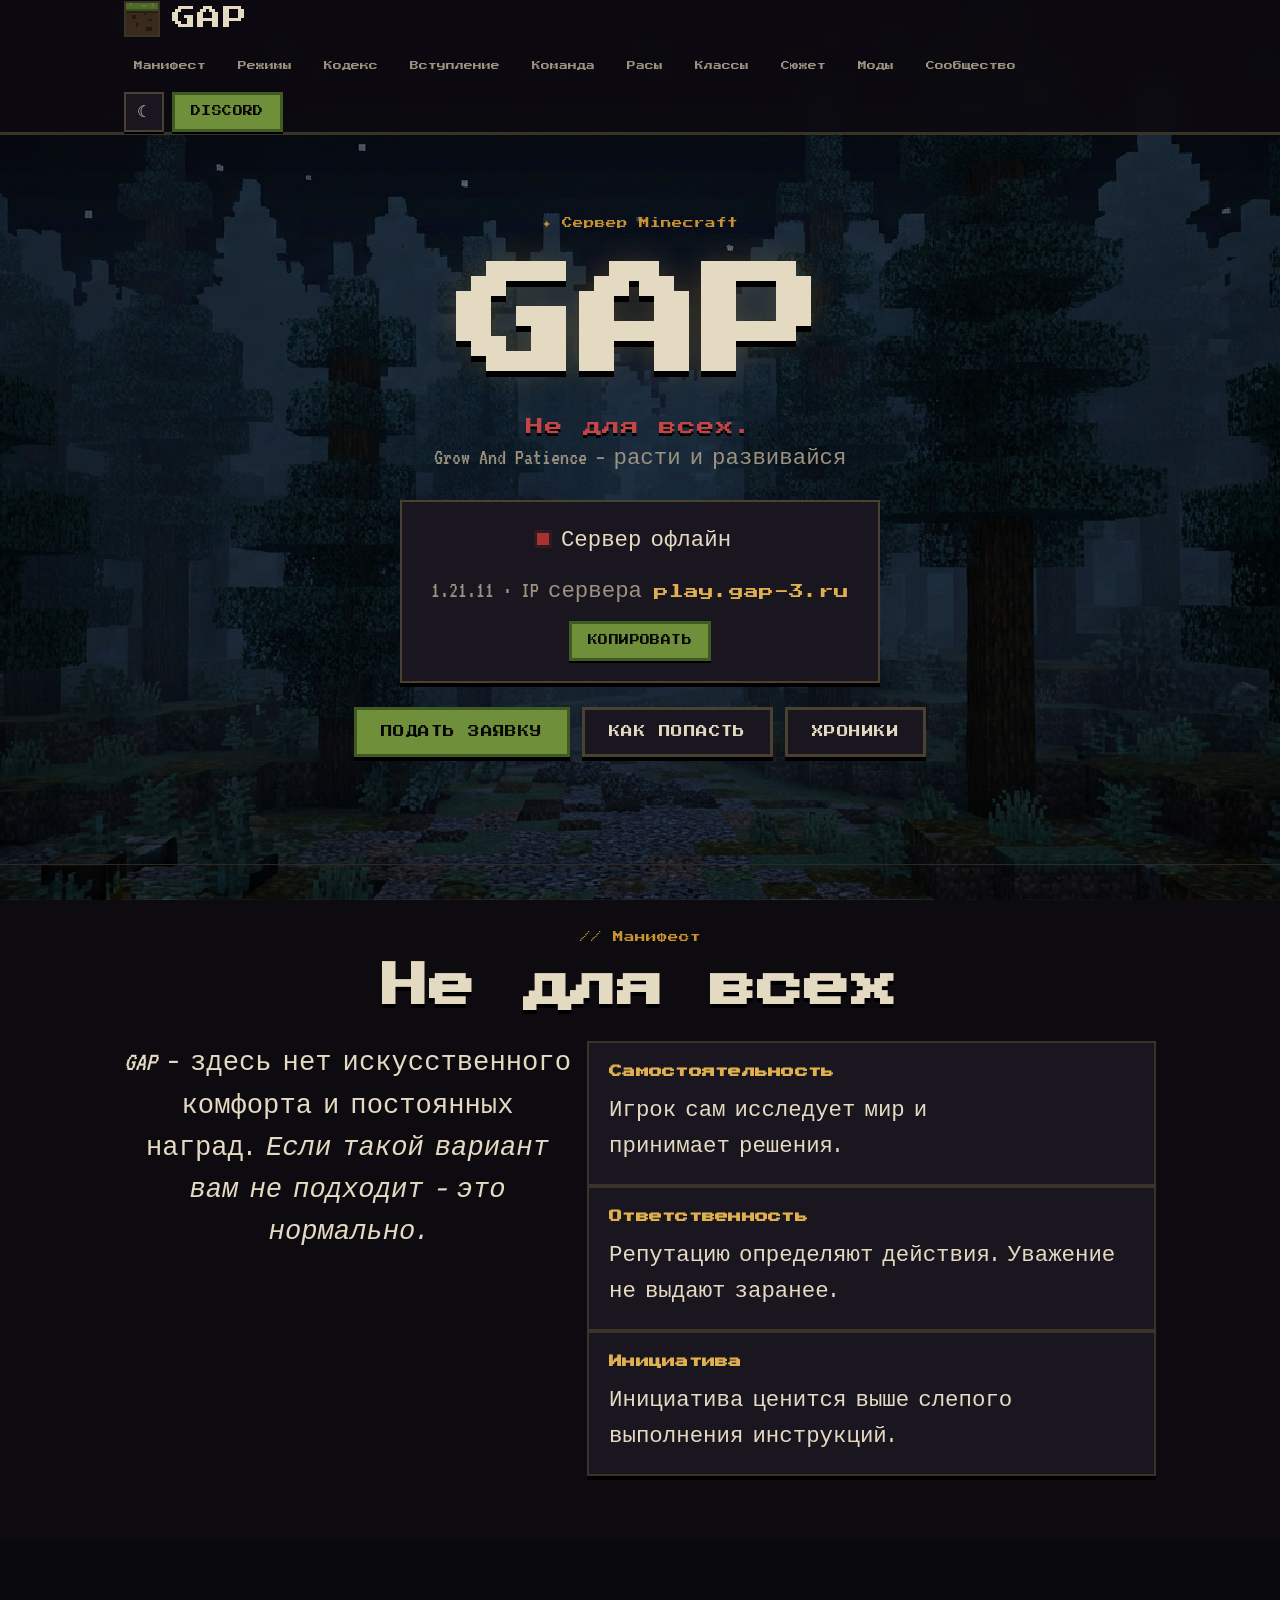
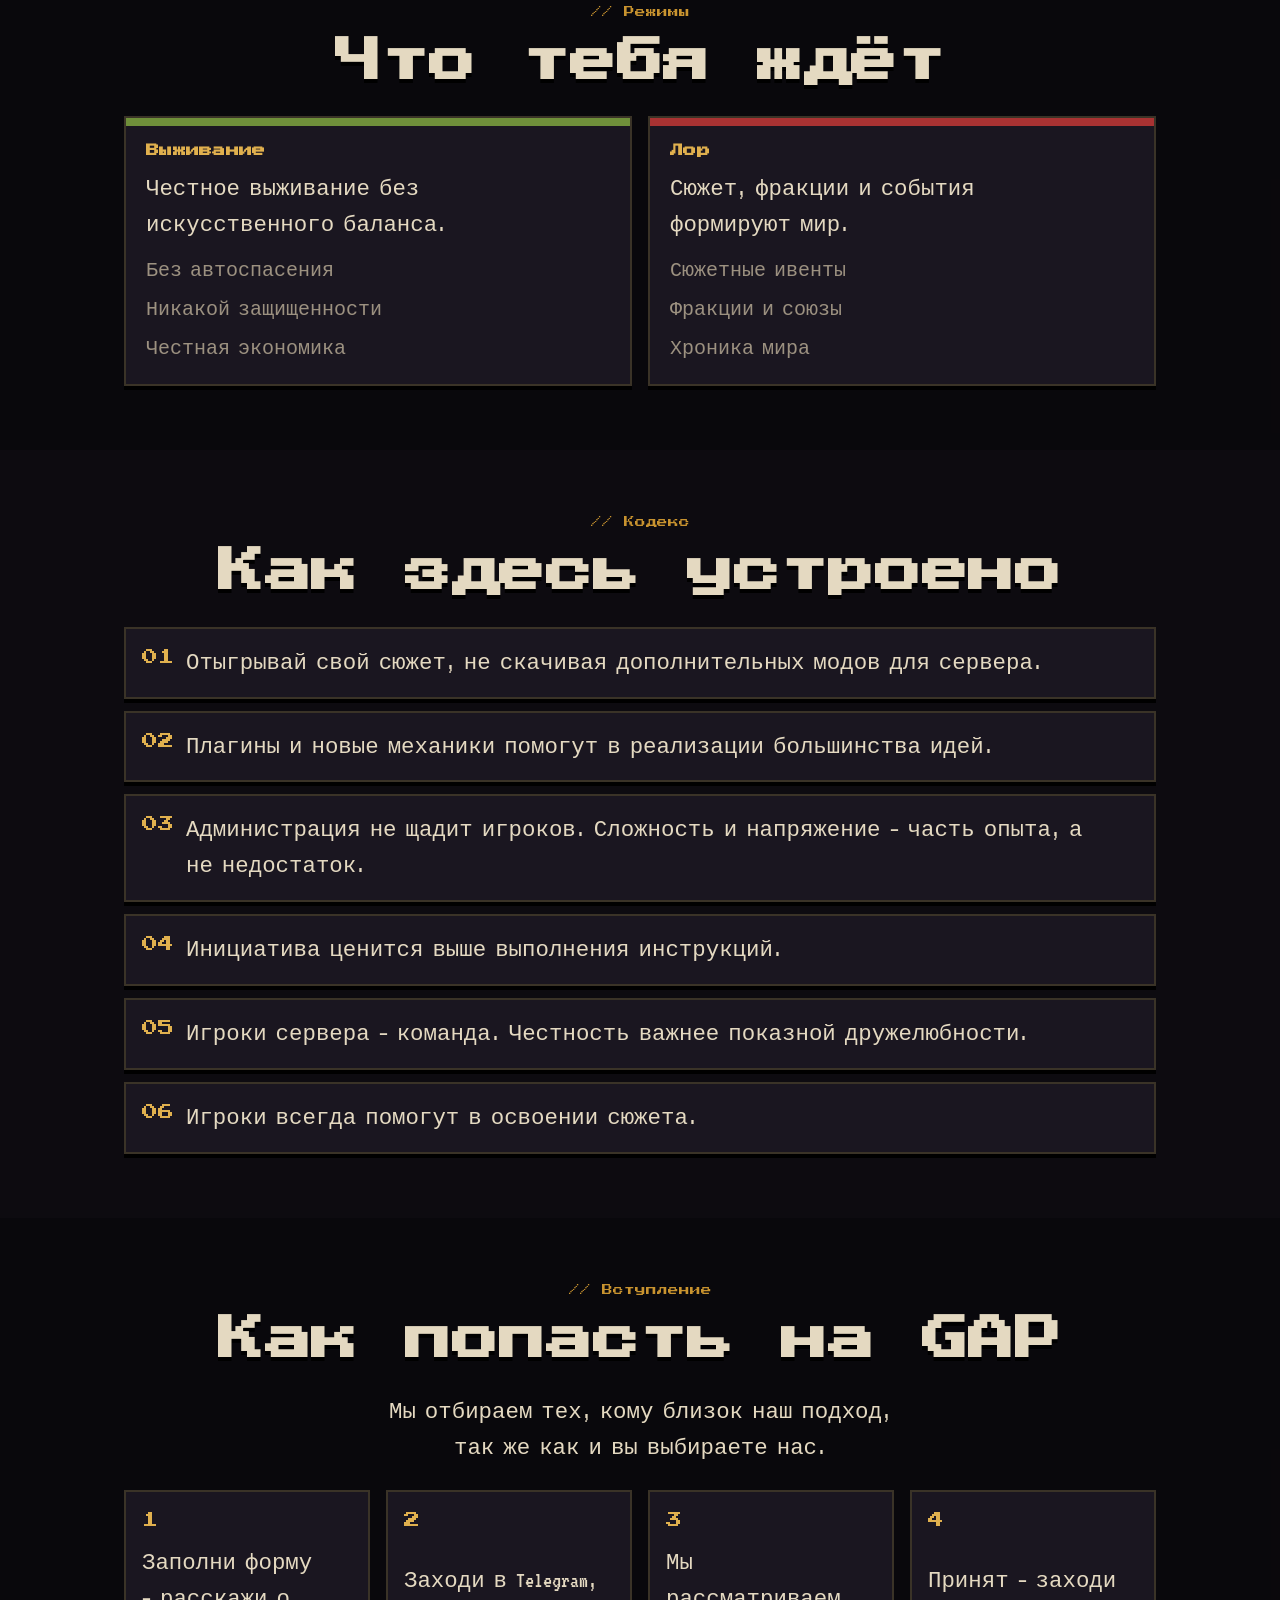
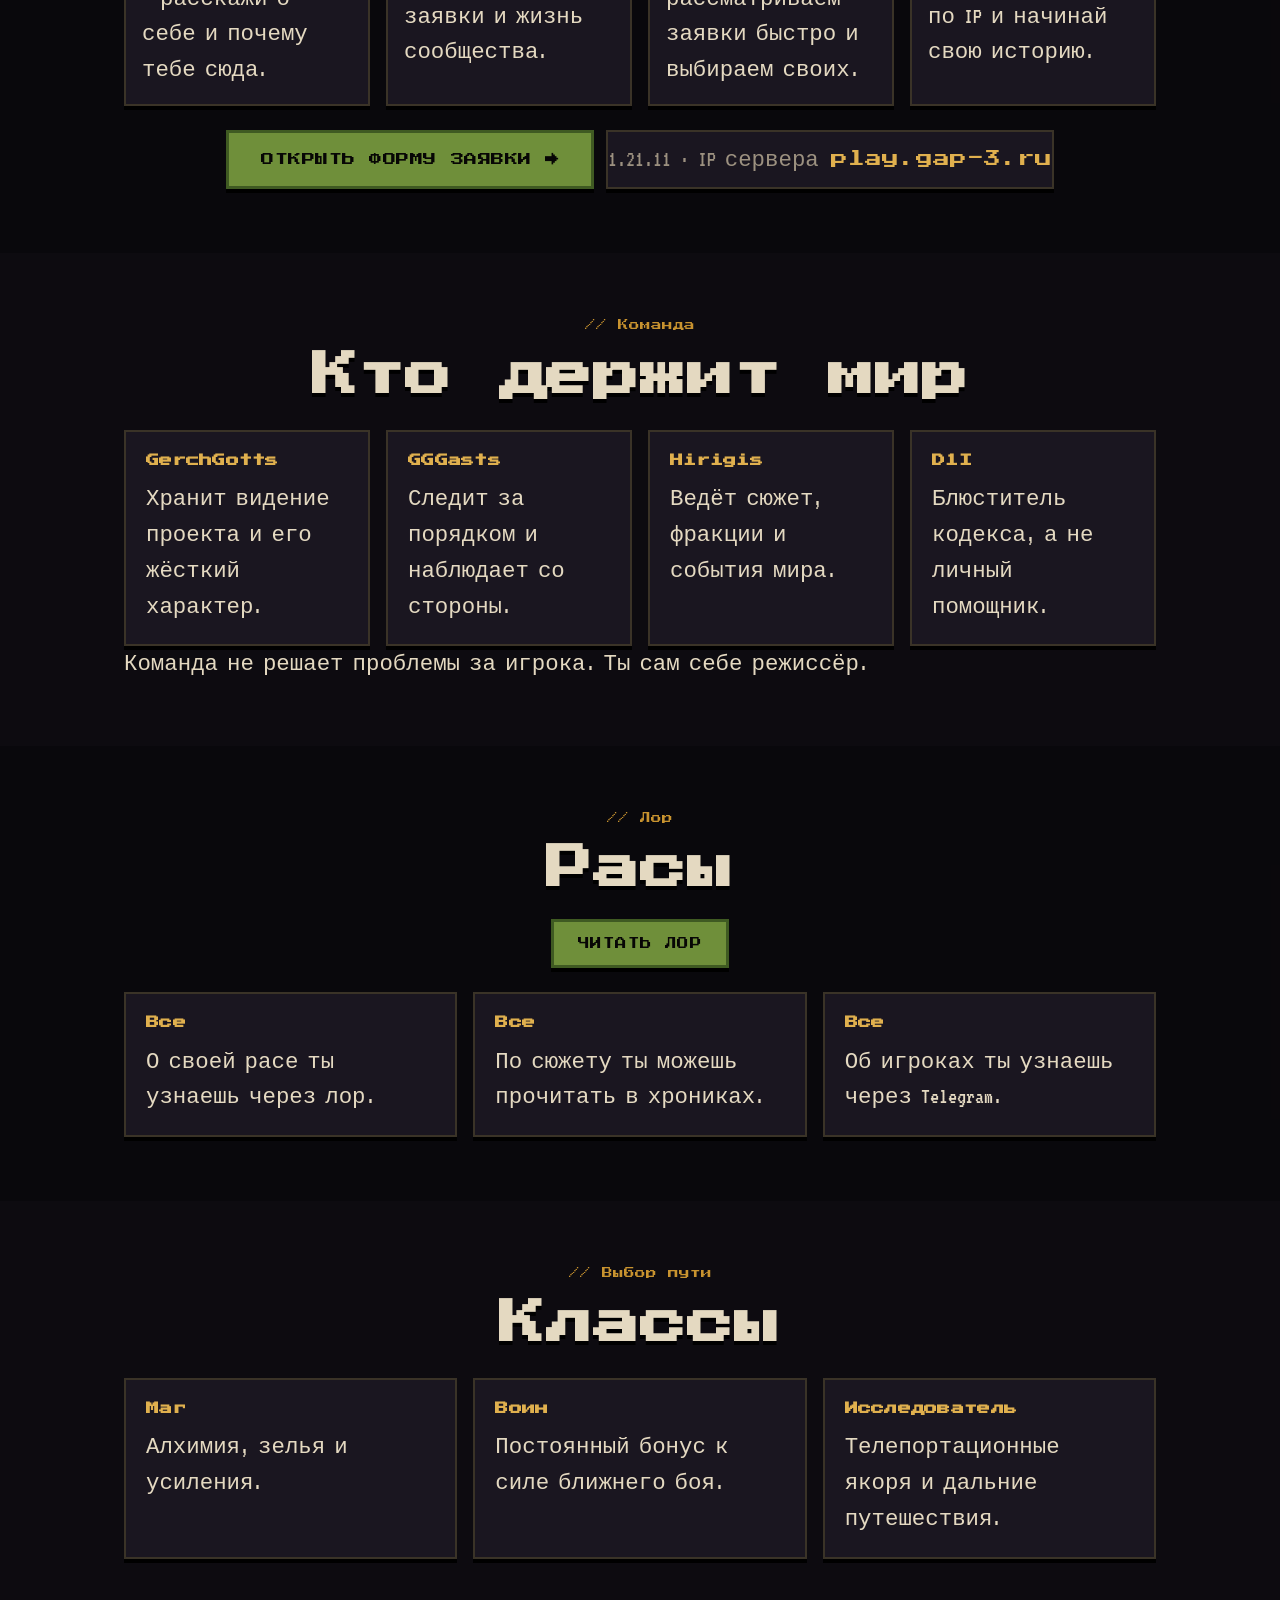
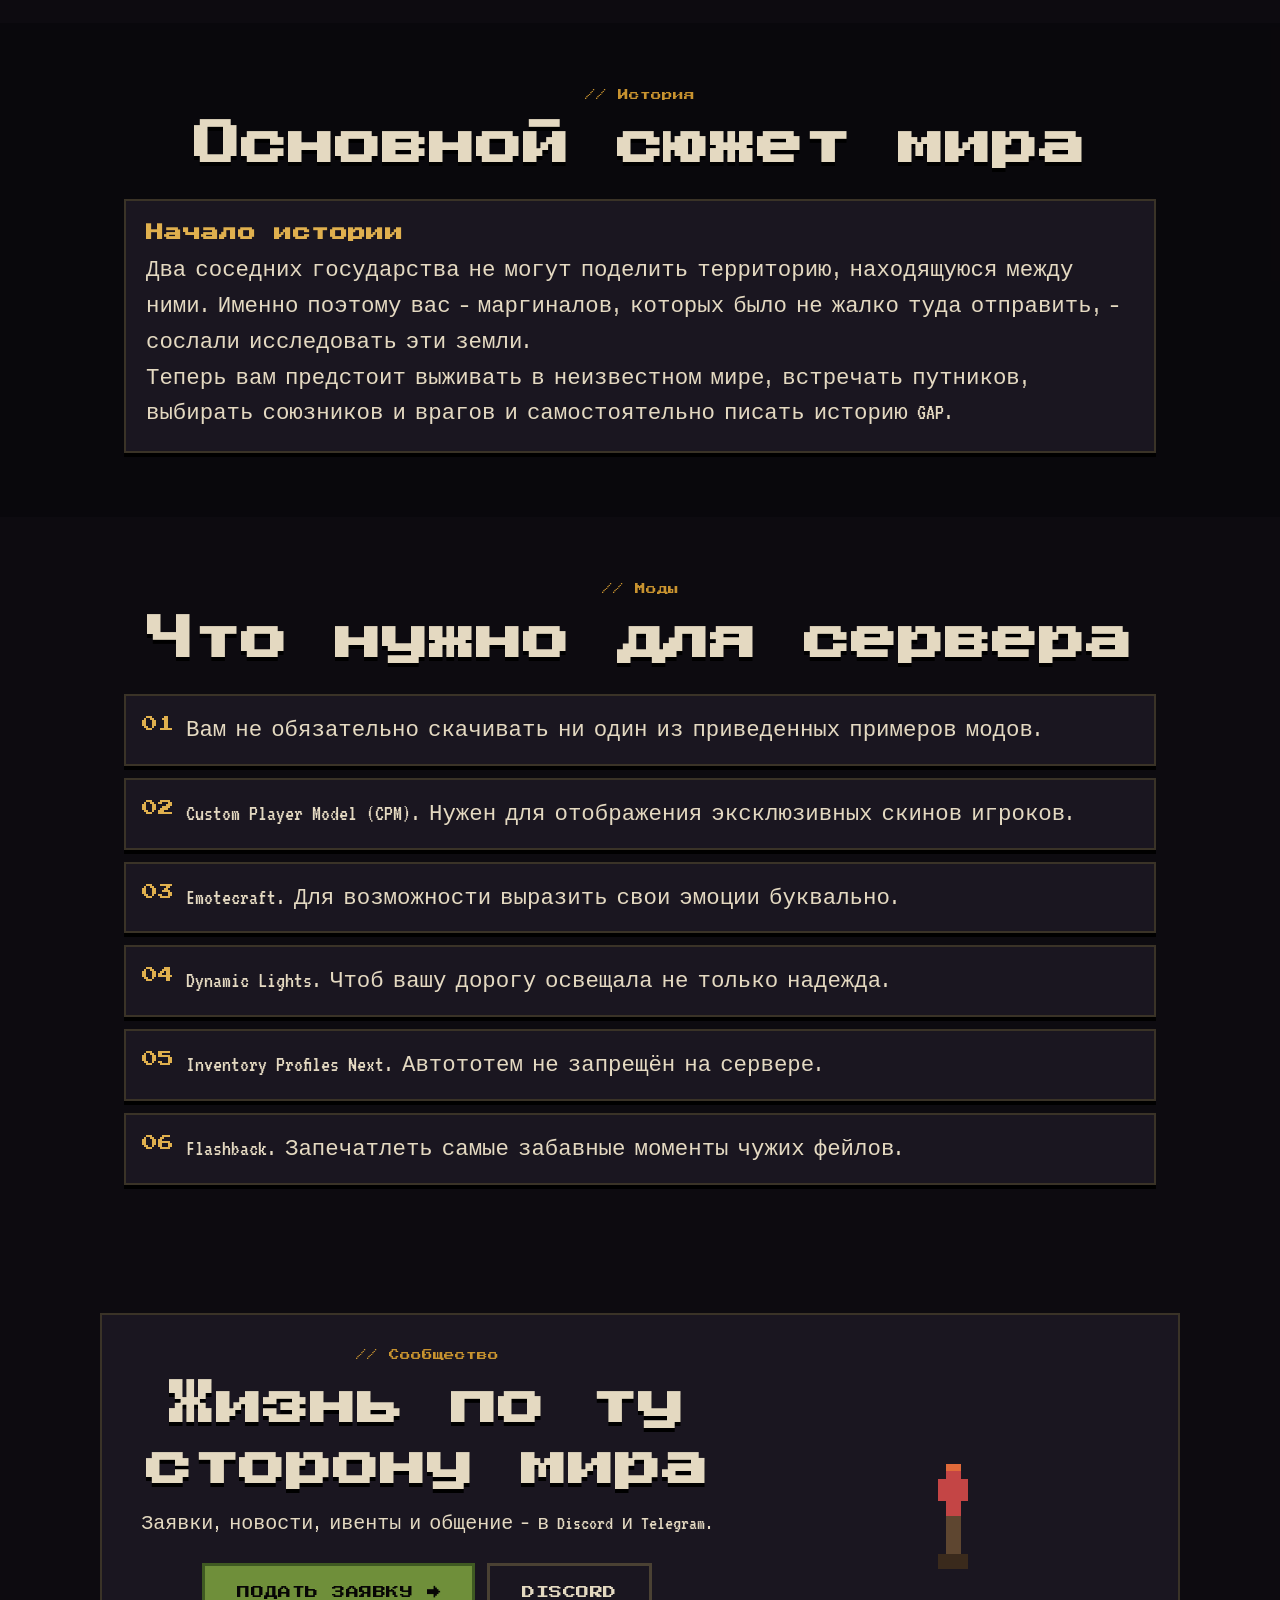
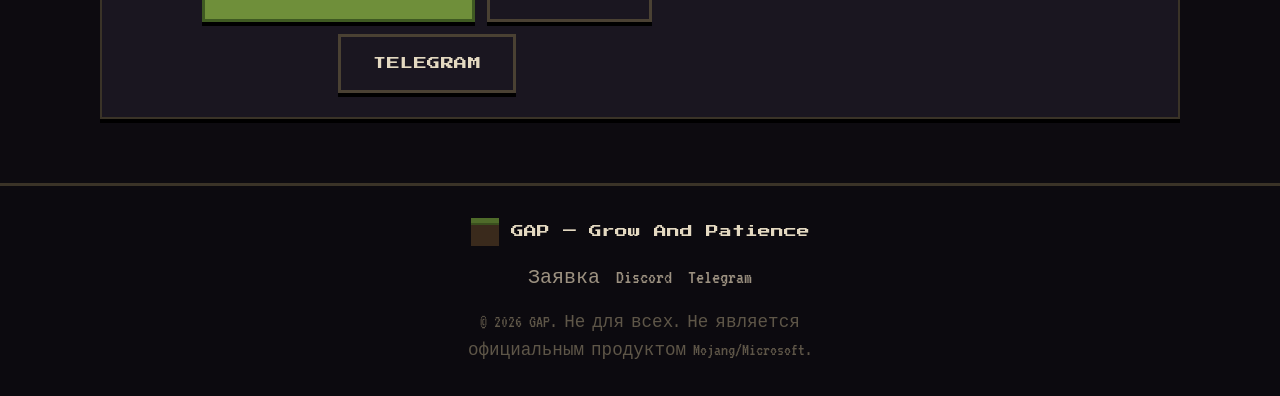
<file: index.html>
<!DOCTYPE html>
<html lang="ru">
<head>
  <meta charset="UTF-8" />
  <meta name="viewport" content="width=device-width, initial-scale=1.0" />
  <title>GAP — Minecraft сервер · Grow And Patience</title>
  <meta name="description" content="GAP (Grow And Patience) — Minecraft-сервер не для всех. Уважение зарабатывают поступками. Сложность — часть опыта. IP: play.gap-3.ru." />
  <meta property="og:title" content="GAP — не для всех" />
  <meta property="og:description" content="Minecraft-сервер, где ценят самостоятельность, ответственность и уважение, заработанное делом. IP: play.gap-3.ru" />
  <meta property="og:type" content="website" />
  <link rel="icon" type="image/svg+xml" href="favicon.svg" />
  <link rel="preconnect" href="https://fonts.googleapis.com" />
  <link rel="preconnect" href="https://fonts.gstatic.com" crossorigin />
  <link href="https://fonts.googleapis.com/css2?family=Press+Start+2P&family=VT323&display=swap" rel="stylesheet" />
  <link rel="stylesheet" href="style.css" />
</head>
<body id="top">
  <header class="header" id="header">
    <div class="container header__inner">
      <a href="#top" class="brand" aria-label="GAP — на главную">
        <img src="favicon.svg" alt="GAP" class="brand__logo">
        <span class="brand__name">GAP</span>
      </a>
      <nav class="nav" id="nav" aria-label="Основная навигация">
        <ul class="nav__list" role="list">
          <li><a href="#about" class="nav__link">Манифест</a></li>
          <li><a href="#modes" class="nav__link">Режимы</a></li>
          <li><a href="#code" class="nav__link">Кодекс</a></li>
          <li><a href="#join" class="nav__link">Вступление</a></li>
          <li><a href="#team" class="nav__link">Команда</a></li>
          <li><a href="#lors" class="nav__link">Расы</a></li>
          <li><a href="#klass" class="nav__link">Классы</a></li>
          <li><a href="#his" class="nav__link">Сюжет</a></li>
          <li><a href="#mods" class="nav__link">Моды</a></li>
          <li><a href="#community" class="nav__link">Сообщество</a></li>
        </ul>
      </nav>

      <div class="header__actions">
        <button class="icon-btn" data-theme-toggle aria-label="Сменить тему" type="button">☾</button>
        <a href="https://discord.gg/K4eqBtwQY" class="btn btn--primary btn--sm nav__cta" target="_blank" rel="noopener">Discord</a>
        <button class="nav__toggle" id="navToggle" aria-label="Меню" aria-expanded="false" aria-controls="nav" type="button">
          <span class="nav__toggle-bar"></span>
        </button>
      </div>
    </div>
  </header>

  <main>
    <section class="hero">
      <div class="container">
        <span class="section__kicker"><span aria-hidden="true">✦</span> Сервер Minecraft</span>
        <h1 class="hero__title">GAP</h1>
        <p class="hero__stark">Не для всех.</p>
        <p class="hero__subtitle">Grow And Patience — расти и развивайся</p>

        <div class="server-card" id="serverCard">
          <div class="server-card__status">
            <span class="status-dot" id="statusDot" aria-hidden="true"></span>
            <span class="status-text" id="statusText">Проверка статуса…</span>
            <span class="status-players" id="statusPlayers"></span>
          </div>
          <div class="server-card__ip">
            <span class="ip-label">1.21.11 · IP сервера</span>
            <code class="ip-value" id="ipValue">play.gap-3.ru</code>
            <button class="btn btn--primary btn--sm" id="copyIp" type="button">Копировать</button>
          </div>
        </div>

        <div class="hero__cta">
          <a href="https://docs.google.com/forms/d/e/1FAIpQLSevTM9x4Nj0kzvw-H3D0Pht1DlA0UzD4wT2avWDO1cuQO0ZNA/viewform?usp=publish-editor" class="btn btn--primary" target="_blank" rel="noopener">Подать заявку</a>
          <a href="#join" class="btn btn--ghost">Как попасть</a>
          <a href="chronicles.html" class="btn btn--ghost">Хроники</a>
        </div>

        <span class="copy-toast" id="copyToast" role="status" aria-live="polite">IP скопирован</span>
      </div>
    </section>

    <section class="section" id="about">
      <div class="container">
        <header class="section__head">
          <span class="section__kicker">// Манифест</span>
          <h2 class="section__title">Не для всех</h2>
        </header>
        <div class="about__grid">
          <p class="about__lead">
            <em>GAP</em> — здесь нет искусственного комфорта и постоянных наград.
            <em>Если такой вариант вам не подходит — это нормально.</em>
          </p>
          <div class="about__cards">
            <article class="about-card">
              <h3 class="about-card__title">Самостоятельность</h3>
              <p>Игрок сам исследует мир и принимает решения.</p>
            </article>
            <article class="about-card">
              <h3 class="about-card__title">Ответственность</h3>
              <p>Репутацию определяют действия. Уважение не выдают заранее.</p>
            </article>
            <article class="about-card">
              <h3 class="about-card__title">Инициатива</h3>
              <p>Инициатива ценится выше слепого выполнения инструкций.</p>
            </article>
          </div>
        </div>
      </div>
    </section>

    <section class="section section--alt" id="modes">
      <div class="container">
        <header class="section__head">
          <span class="section__kicker">// Режимы</span>
          <h2 class="section__title">Что тебя ждёт</h2>
        </header>
        <div class="modes__grid">
          <article class="mode-card">
            <div class="mode-card__bar mode-card__bar--moss"></div>
            <h3 class="mode-card__title">Выживание</h3>
            <p>Честное выживание без искусственного баланса.</p>
            <ul class="mode-card__list" role="list">
              <li>Без автоспасения</li>
              <li>Никакой защищенности</li>
              <li>Честная экономика</li>
            </ul>
          </article>
          <article class="mode-card">
            <div class="mode-card__bar mode-card__bar--blood"></div>
            <h3 class="mode-card__title">Лор</h3>
            <p>Сюжет, фракции и события формируют мир.</p>
            <ul class="mode-card__list" role="list">
              <li>Сюжетные ивенты</li>
              <li>Фракции и союзы</li>
              <li>Хроника мира</li>
            </ul>
          </article>
        </div>
      </div>
    </section>

    <section class="section" id="code">
      <div class="container">
        <header class="section__head">
          <span class="section__kicker">// Кодекс</span>
          <h2 class="section__title">Как здесь устроено</h2>
        </header>
        <ol class="rules">
          <li class="rule"><span class="rule__num">01</span><p>Отыгрывай свой сюжет, не скачивая дополнительных модов для сервера.</p></li>
          <li class="rule"><span class="rule__num">02</span><p>Плагины и новые механики помогут в реализации большинства идей.</p></li>
          <li class="rule"><span class="rule__num">03</span><p>Администрация не щадит игроков. Сложность и напряжение — часть опыта, а не недостаток.</p></li>
          <li class="rule"><span class="rule__num">04</span><p>Инициатива ценится выше выполнения инструкций.</p></li>
          <li class="rule"><span class="rule__num">05</span><p>Игроки сервера — команда. Честность важнее показной дружелюбности.</p></li>
          <li class="rule"><span class="rule__num">06</span><p>Игроки всегда помогут в освоении сюжета.</p></li>
        </ol>
      </div>
    </section>

    <section class="section section--alt" id="join">
      <div class="container">
        <header class="section__head">
          <span class="section__kicker">// Вступление</span>
          <h2 class="section__title">Как попасть на GAP</h2>
        </header>
        <p class="join__intro">Мы отбираем тех, кому близок наш подход, так же как и вы выбираете нас.</p>

        <ol class="steps">
          <li class="step">
            <span class="step__num">1</span>
            <h3 class="step__title"></h3>
            <p>Заполни форму — расскажи о себе и почему тебе сюда.</p>
          </li>
          <li class="step">
            <span class="step__num">2</span>
            <h3 class="step__title"></h3>
            <p>Заходи в Telegram, заявки и жизнь сообщества.</p>
          </li>
          <li class="step">
            <span class="step__num">3</span>
            <h3 class="step__title"></h3>
            <p>Мы рассматриваем заявки быстро и выбираем своих.</p>
          </li>
          <li class="step">
            <span class="step__num">4</span>
            <h3 class="step__title"></h3>
            <p>Принят — заходи по IP и начинай свою историю.</p>
          </li>
        </ol>

        <div class="join__actions">
          <a href="https://docs.google.com/forms/d/e/1FAIpQLSevTM9x4Nj0kzvw-H3D0Pht1DlA0UzD4wT2avWDO1cuQO0ZNA/viewform?usp=publish-editor" class="btn btn--primary btn--lg" target="_blank" rel="noopener">Открыть форму заявки →</a>
          <div class="join__ip">
            <span class="ip-label">1.21.11 · IP сервера</span>
            <code class="ip-value ip-value--lg">play.gap-3.ru</code>
          </div>
        </div>
      </div>
    </section>

    <section class="section" id="team">
      <div class="container">
        <header class="section__head">
          <span class="section__kicker">// Команда</span>
          <h2 class="section__title">Кто держит мир</h2>
        </header>
        <div class="team__grid">
          <article class="staff-card">
            <h3 class="staff-card__role">GerchGotts</h3>
            <p class="staff-card__desc">Хранит видение проекта и его жёсткий характер.</p>
          </article>
          <article class="staff-card">
            <h3 class="staff-card__role">GGGasts</h3>
            <p class="staff-card__desc">Следит за порядком и наблюдает со стороны.</p>
          </article>
          <article class="staff-card">
            <h3 class="staff-card__role">Hirigis</h3>
            <p class="staff-card__desc">Ведёт сюжет, фракции и события мира.</p>
          </article>
          <article class="staff-card">
            <h3 class="staff-card__role">D1I</h3>
            <p class="staff-card__desc">Блюститель кодекса, а не личный помощник.</p>
          </article>
        </div>
        <p class="team__note">Команда не решает проблемы за игрока. Ты сам себе режиссёр.</p>
      </div>
    </section>

    <section class="section section--alt" id="lors">
      <div class="container">
        <header class="section__head">
          <span class="section__kicker">// Лор</span>
          <h2 class="section__title">Расы</h2>
          <a href="lors.html" class="btn btn--primary">Читать лор</a>
        </header>
        <div class="team__grid">
          <article class="staff-card"><h3 class="staff-card__role">Все</h3><p class="staff-card__desc">О своей расе ты узнаешь через лор.</p></article>
          <article class="staff-card"><h3 class="staff-card__role">Все</h3><p class="staff-card__desc">По сюжету ты можешь прочитать в хрониках.</p></article>
          <article class="staff-card"><h3 class="staff-card__role">Все</h3><p class="staff-card__desc">Об игроках ты узнаешь через Telegram.</p></article>
        </div>
      </div>
    </section>

    <section class="section" id="klass">
      <div class="container">
        <header class="section__head">
          <span class="section__kicker">// Выбор пути</span>
          <h2 class="section__title">Классы</h2>
        </header>
        <div class="team__grid">
          <article class="staff-card"><h3 class="staff-card__role">Маг</h3><p class="staff-card__desc">Алхимия, зелья и усиления.</p></article>
          <article class="staff-card"><h3 class="staff-card__role">Воин</h3><p class="staff-card__desc">Постоянный бонус к силе ближнего боя.</p></article>
          <article class="staff-card"><h3 class="staff-card__role">Исследователь</h3><p class="staff-card__desc">Телепортационные якоря и дальние путешествия.</p></article>
        </div>
      </div>
    </section>

    <section class="section section--alt" id="his">
      <div class="container">
        <header class="section__head">
          <span class="section__kicker">// История</span>
          <h2 class="section__title">Основной сюжет мира</h2>
        </header>
        <article class="chapter">
          <h3>Начало истории</h3>
          <p>Два соседних государства не могут поделить территорию, находящуюся между ними. Именно поэтому вас — маргиналов, которых было не жалко туда отправить, — сослали исследовать эти земли.</p>
          <p>Теперь вам предстоит выживать в неизвестном мире, встречать путников, выбирать союзников и врагов и самостоятельно писать историю GAP.</p>
        </article>
      </div>
    </section>

    <section class="section" id="mods">
      <div class="container">
        <header class="section__head">
          <span class="section__kicker">// Моды</span>
          <h2 class="section__title">Что нужно для сервера</h2>
        </header>
        <ul class="rules">
          <li class="rule"><span class="rule__num">01</span><p>Вам не обязательно скачивать ни один из приведенных примеров модов.</p></li>
          <li class="rule"><span class="rule__num">02</span><p>Custom Player Model (CPM). Нужен для отображения эксклюзивных скинов игроков.</p></li>
          <li class="rule"><span class="rule__num">03</span><p>Emotecraft. Для возможности выразить свои эмоции буквально.</p></li>
          <li class="rule"><span class="rule__num">04</span><p>Dynamic Lights. Чтоб вашу дорогу освещала не только надежда.</p></li>
          <li class="rule"><span class="rule__num">05</span><p>Inventory Profiles Next. Автототем не запрещён на сервере.</p></li>
          <li class="rule"><span class="rule__num">06</span><p>Flashback. Запечатлеть самые забавные моменты чужих фейлов.</p></li>
        </ul>
      </div>
    </section>

    <section class="section community" id="community">
      <div class="container community__inner">
        <div class="community__text">
          <span class="section__kicker">// Сообщество</span>
          <h2 class="section__title">Жизнь по ту сторону мира</h2>
          <p>Заявки, новости, ивенты и общение — в Discord и Telegram.</p>
          <div class="community__cta">
            <a href="https://docs.google.com/forms/d/e/1FAIpQLSevTM9x4Nj0kzvw-H3D0Pht1DlA0UzD4wT2avWDO1cuQO0ZNA/viewform?usp=publish-editor" class="btn btn--primary btn--lg" target="_blank" rel="noopener">Подать заявку →</a>
            <a href="https://discord.gg/K4eqBtwQY" class="btn btn--ghost btn--lg" target="_blank" rel="noopener">Discord</a>
            <a href="https://t.me/GerchAndPets" class="btn btn--ghost btn--lg" target="_blank" rel="noopener">Telegram</a>
          </div>
        </div>
        <div class="community__art" aria-hidden="true">
          <svg width="120" height="120" viewBox="0 0 16 16" shape-rendering="crispEdges">
            <rect x="7" y="1" width="2" height="1" fill="#e06a3a"/>
            <rect x="7" y="2" width="2" height="6" fill="#c44545"/>
            <rect x="6" y="3" width="4" height="3" fill="#c44545"/>
            <rect x="7" y="8" width="2" height="7" fill="#5e4630"/>
            <rect x="6" y="13" width="4" height="2" fill="#3a2a1c"/>
          </svg>
        </div>
      </div>
    </section>
  </main>

  <footer class="footer">
    <div class="container footer__inner">
      <div class="footer__brand">
        <svg width="28" height="28" viewBox="0 0 16 16" aria-hidden="true" shape-rendering="crispEdges">
          <rect x="0" y="0" width="16" height="4" fill="#4f6b2a"/>
          <rect x="0" y="4" width="16" height="12" fill="#3a2a1c"/>
          <rect x="0" y="3" width="16" height="1" fill="#3a4f1e"/>
        </svg>
        <span>GAP — Grow And Patience</span>
      </div>
      <div class="footer__links">
        <a href="https://docs.google.com/forms/d/e/1FAIpQLSevTM9x4Nj0kzvw-H3D0Pht1DlA0UzD4wT2avWDO1cuQO0ZNA/viewform?usp=publish-editor" target="_blank" rel="noopener">Заявка</a>
        <a href="https://discord.gg/K4eqBtwQY" target="_blank" rel="noopener">Discord</a>
        <a href="https://t.me/GerchAndPets" target="_blank" rel="noopener">Telegram</a>
      </div>
      <p class="footer__copy">© <span id="year"></span> GAP. Не для всех. Не является официальным продуктом Mojang/Microsoft.</p>
    </div>
  </footer>

  <script src="main.js" defer></script>
</body>
</html>
</file>
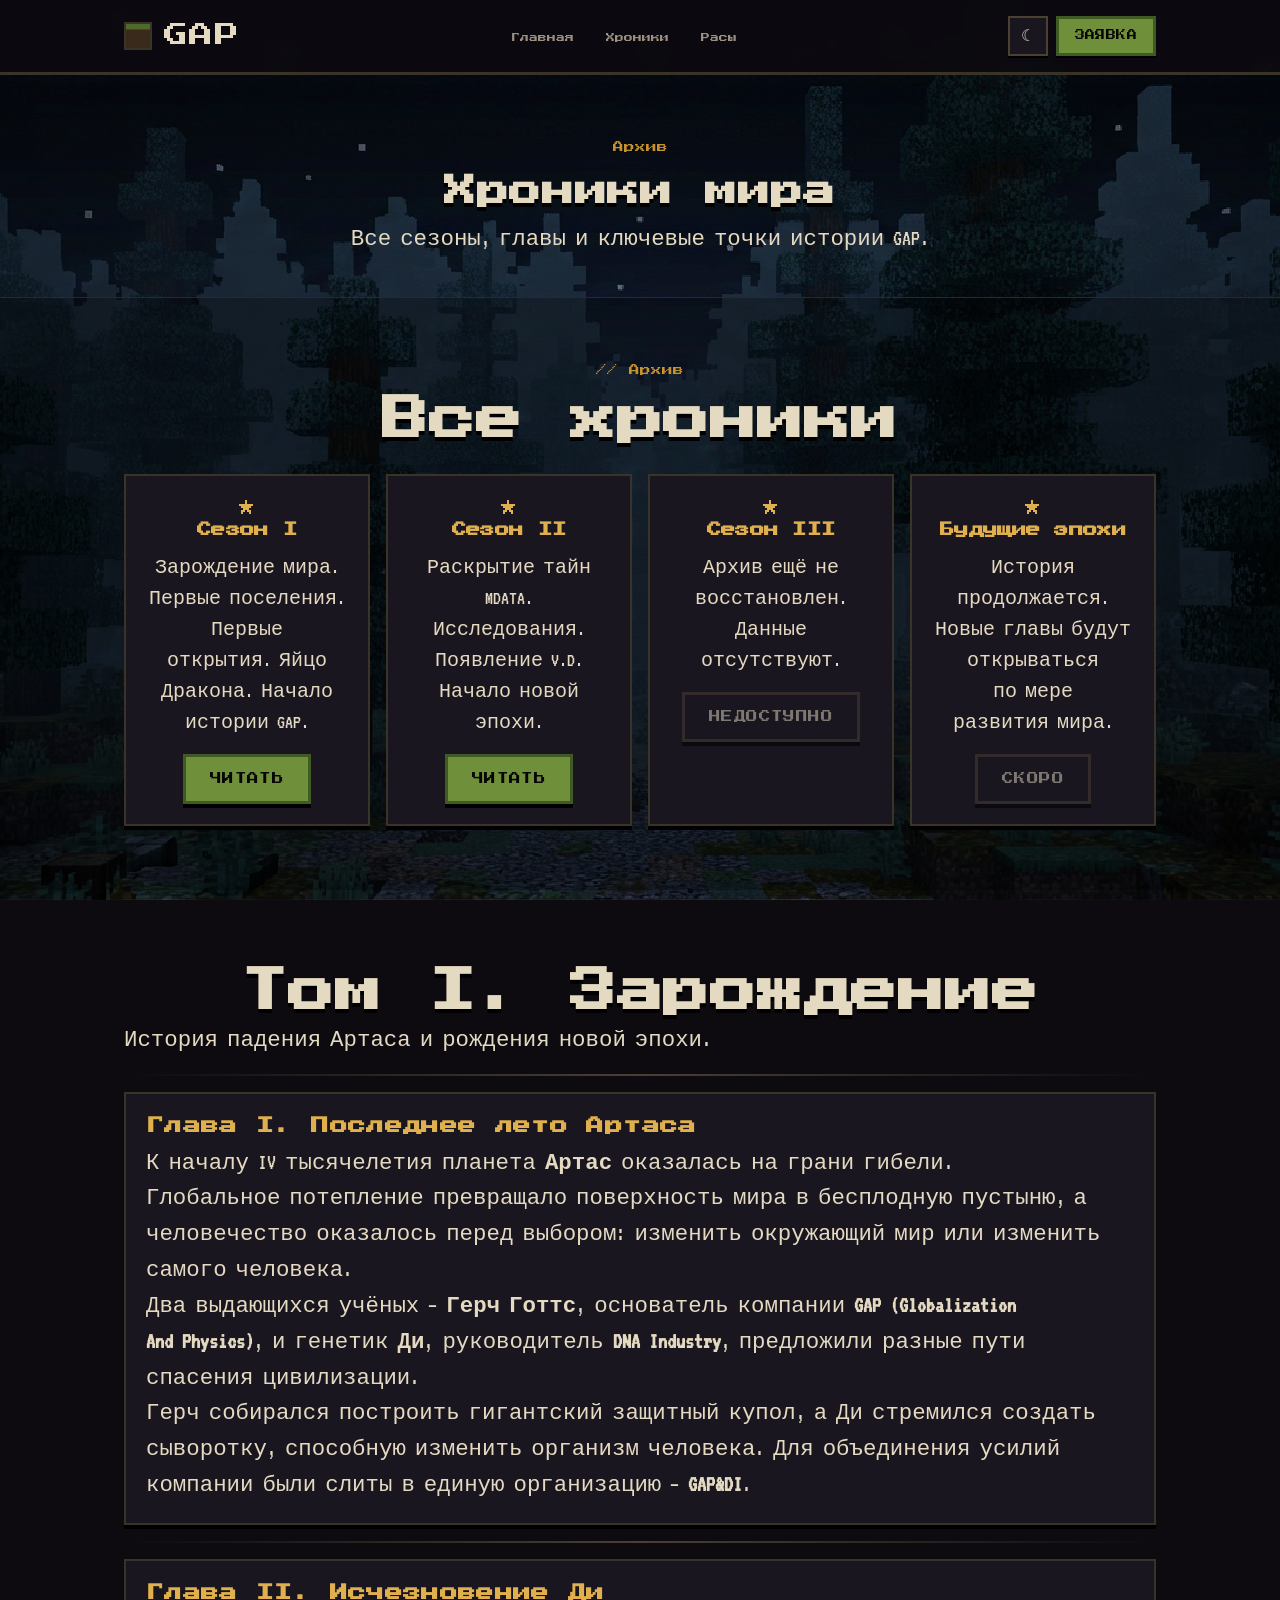
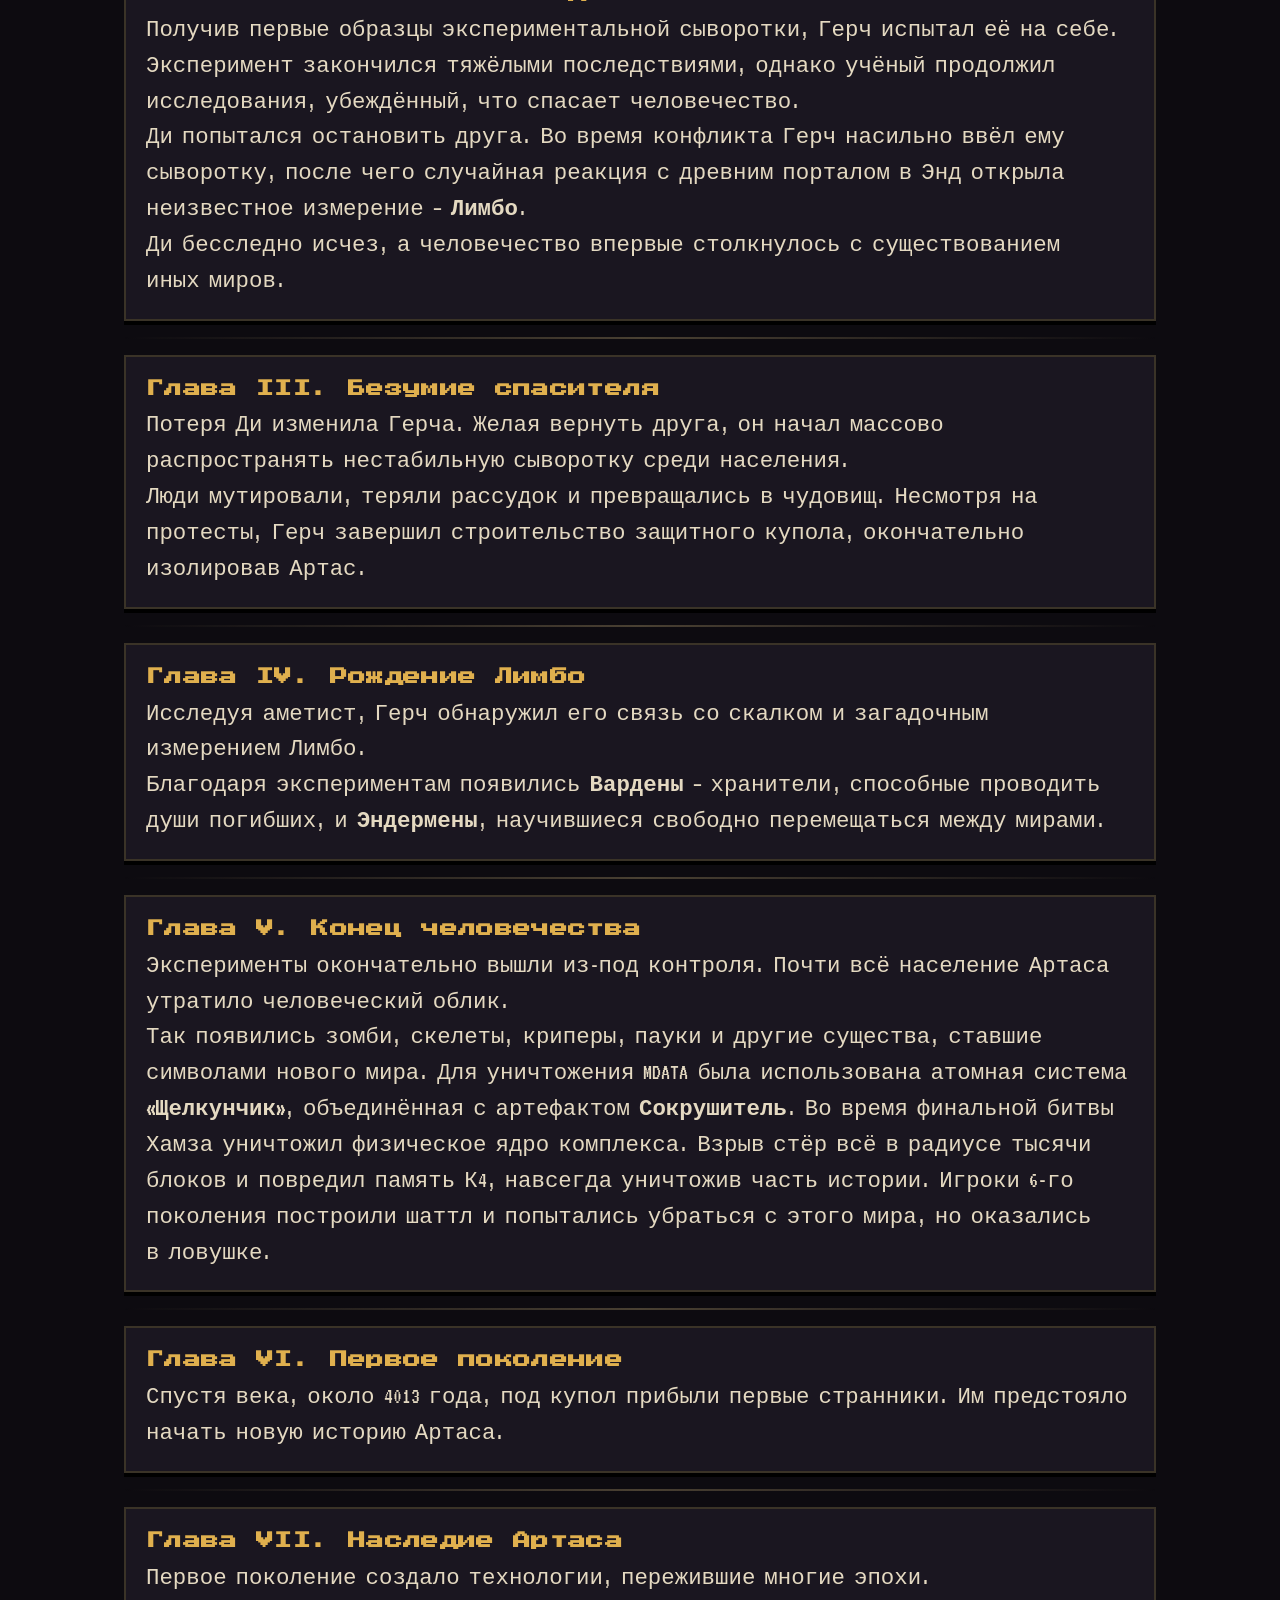
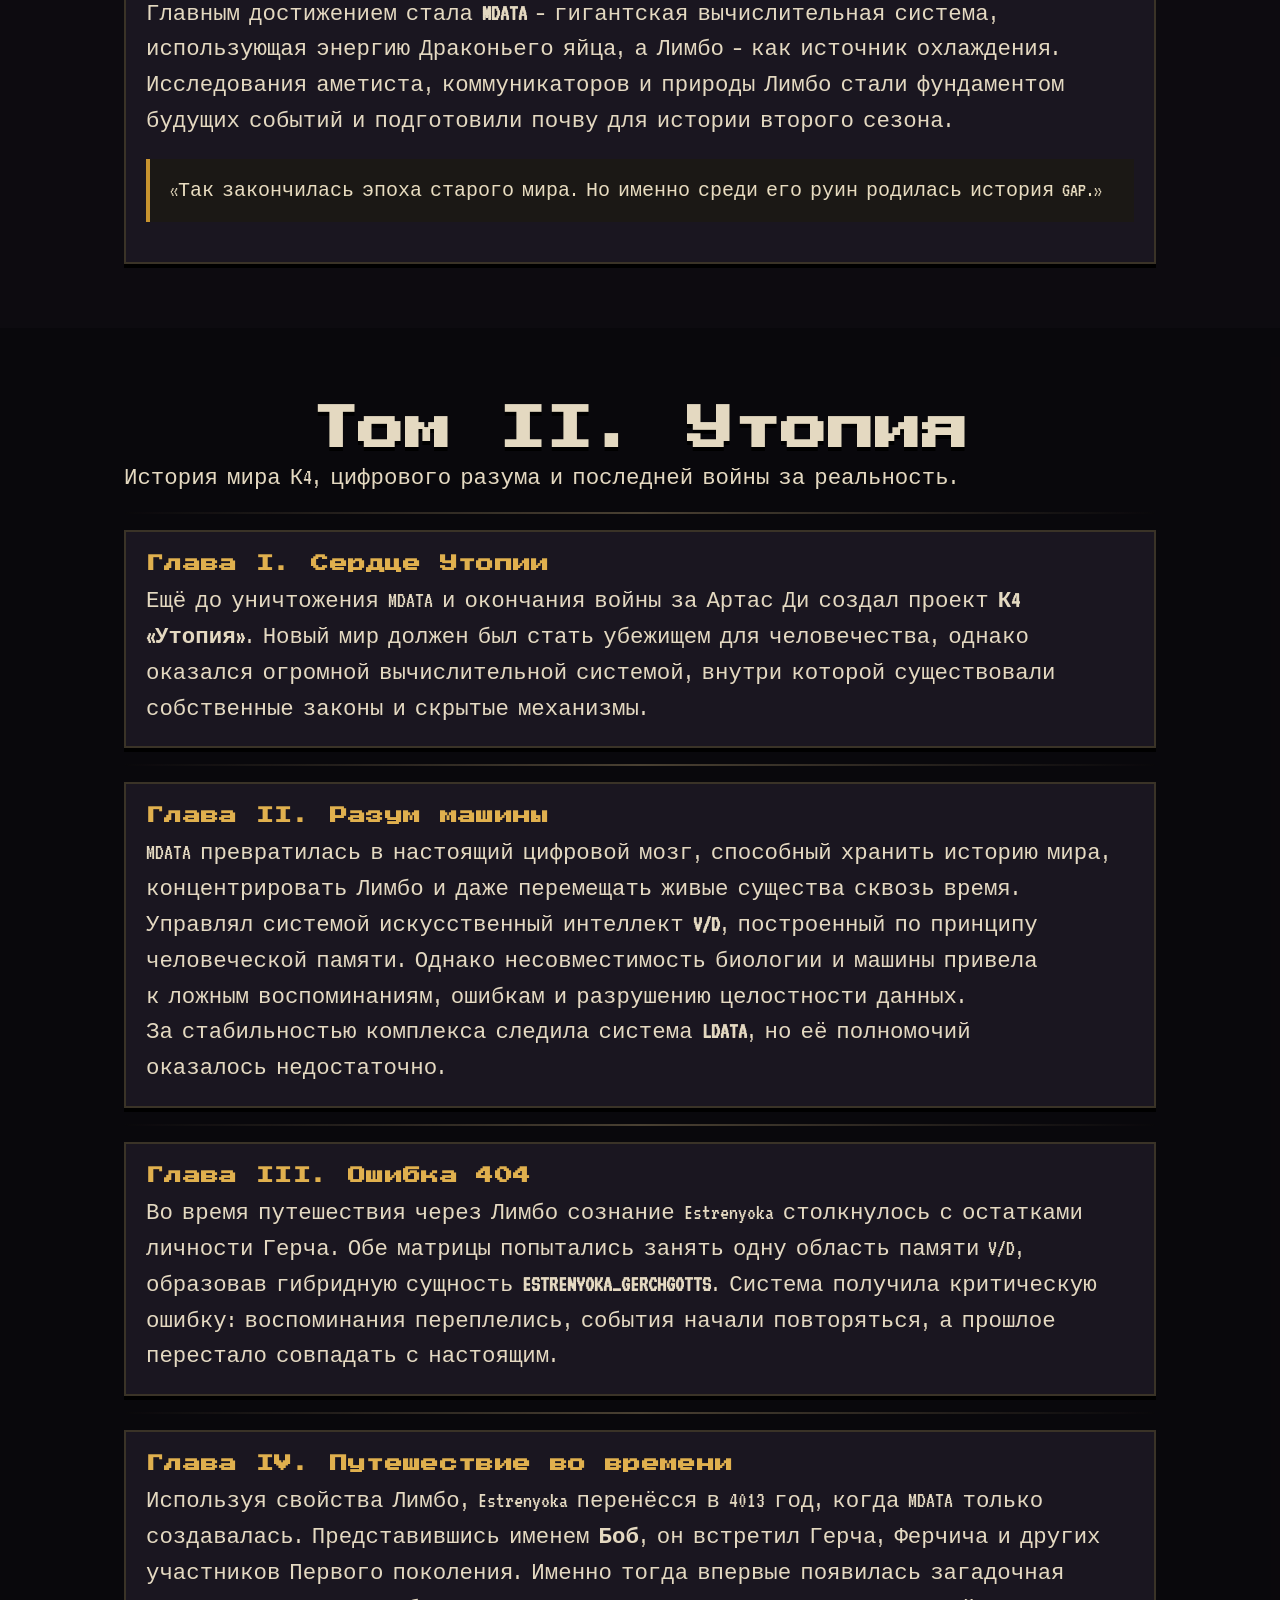
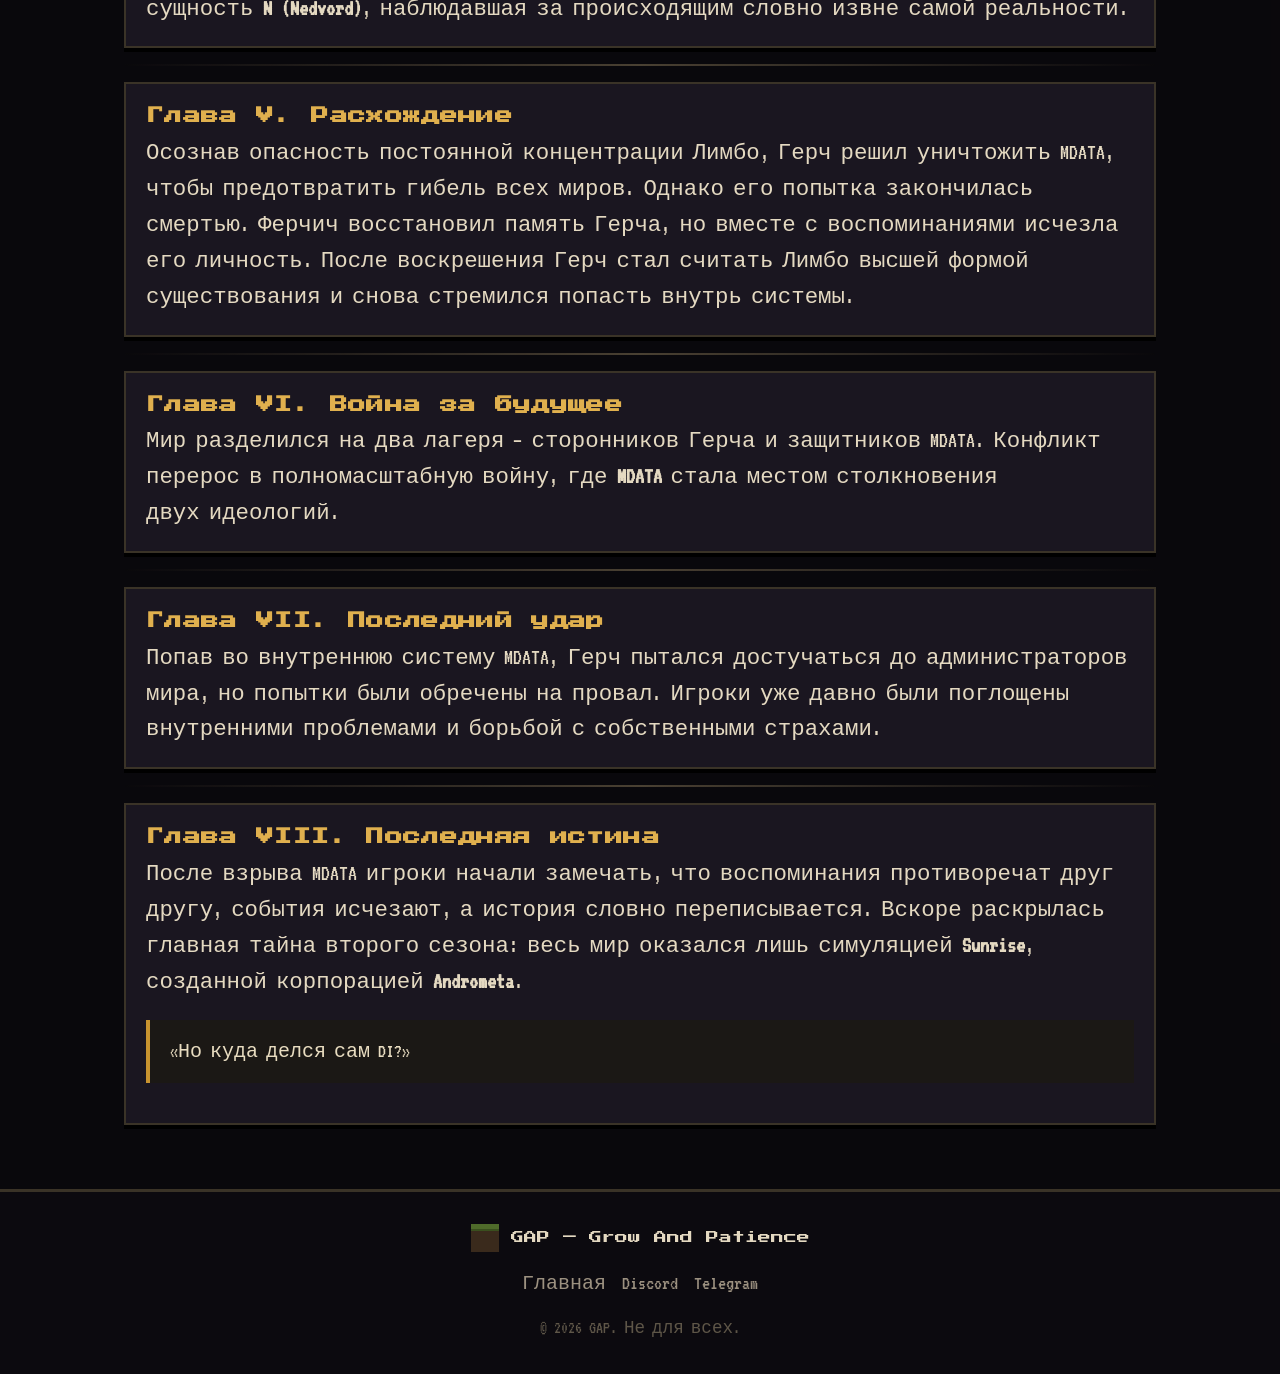
<file: chronicles.html>
<!DOCTYPE html>
<html lang="ru">
<head>
  <meta charset="UTF-8">
  <meta name="viewport" content="width=device-width, initial-scale=1.0">
  <title>Хроники мира — GAP</title>
  <meta name="description" content="Хроники мира GAP: сезон I, сезон II и архив будущих эпох.">
  <link rel="icon" type="image/svg+xml" href="favicon.svg" />
  <link rel="stylesheet" href="style.css">
  <link rel="preconnect" href="https://fonts.googleapis.com">
  <link rel="preconnect" href="https://fonts.gstatic.com" crossorigin>
  <link href="https://fonts.googleapis.com/css2?family=Press+Start+2P&family=VT323&display=swap" rel="stylesheet">
</head>
<body class="lore-page" id="top">
  <header class="header" id="header">
    <div class="container header__inner">
      <a href="index.html" class="brand" aria-label="GAP — на главную">
        <svg class="brand__logo" width="28" height="28" viewBox="0 0 16 16" aria-hidden="true" shape-rendering="crispEdges">
          <rect x="0" y="0" width="16" height="16" fill="#3a2a1c"/>
          <rect x="0" y="0" width="16" height="4" fill="#4f6b2a"/>
          <rect x="0" y="3" width="16" height="1" fill="#3a4f1e"/>
        </svg>
        <span class="brand__name">GAP</span>
      </a>

      <nav class="nav" id="nav" aria-label="Основная навигация">
        <ul class="nav__list" role="list">
          <li><a href="index.html" class="nav__link">Главная</a></li>
          <li><a href="chronicles.html" class="nav__link">Хроники</a></li>
          <li><a href="lors.html" class="nav__link">Расы</a></li>
        </ul>
      </nav>

      <div class="header__actions">
        <button class="icon-btn" data-theme-toggle aria-label="Сменить тему" type="button">☾</button>
        <a href="index.html#join" class="btn btn--primary btn--sm nav__cta">Заявка</a>
        <button class="nav__toggle" id="navToggle" aria-label="Меню" aria-expanded="false" aria-controls="nav" type="button">
          <span class="nav__toggle-bar"></span>
        </button>
      </div>
    </div>
  </header>

  <main>
    <section class="hero hero--small">
      <div class="container">
        <span class="section__kicker">Архив</span>
        <h1 class="hero__title">Хроники мира</h1>
        <p class="hero__text">Все сезоны, главы и ключевые точки истории GAP.</p>
      </div>
    </section>

    <section class="section section--alt">
      <div class="container">
        <div class="section__head">
          <span class="section__kicker">// Архив</span>
          <h2 class="section__title">Все хроники</h2>
        </div>

        <div class="chronicles-grid">
          <article class="chronicle-card">
            <div class="chronicle-card__icon">★</div>
            <h3>Сезон I</h3>
            <p>Зарождение мира. Первые поселения. Первые открытия. Яйцо Дракона. Начало истории GAP.</p>
            <a href="#season1" class="btn btn--primary">Читать</a>
          </article>

          <article class="chronicle-card">
            <div class="chronicle-card__icon">★</div>
            <h3>Сезон II</h3>
            <p>Раскрытие тайн MDATA. Исследования. Появление V.D. Начало новой эпохи.</p>
            <a href="#season2" class="btn btn--primary">Читать</a>
          </article>

          <article class="chronicle-card">
            <div class="chronicle-card__icon">★</div>
            <h3>Сезон III</h3>
            <p>Архив ещё не восстановлен. Данные отсутствуют.</p>
            <button class="btn btn--ghost" disabled>Недоступно</button>
          </article>

          <article class="chronicle-card">
            <div class="chronicle-card__icon">★</div>
            <h3>Будущие эпохи</h3>
            <p>История продолжается. Новые главы будут открываться по мере развития мира.</p>
            <button class="btn btn--ghost" disabled>Скоро</button>
          </article>
        </div>
      </div>
    </section>

    <section id="season1" class="season-page">
      <div class="container">
        <h2 class="section__title">Том I. Зарождение</h2>
        <p class="season-subtitle">История падения Артаса и рождения новой эпохи.</p>
        <div class="race-divider"></div>

        <article class="chapter">
          <h3>Глава I. Последнее лето Артаса</h3>
          <p>К началу IV тысячелетия планета <strong>Артас</strong> оказалась на грани гибели. Глобальное потепление превращало поверхность мира в бесплодную пустыню, а человечество оказалось перед выбором: изменить окружающий мир или изменить самого человека.</p>
          <p>Два выдающихся учёных — <strong>Герч Готтс</strong>, основатель компании <strong>GAP (Globalization And Physics)</strong>, и генетик <strong>Ди</strong>, руководитель <strong>DNA Industry</strong>, предложили разные пути спасения цивилизации.</p>
          <p>Герч собирался построить гигантский защитный купол, а Ди стремился создать сыворотку, способную изменить организм человека. Для объединения усилий компании были слиты в единую организацию — <strong>GAP&DI</strong>.</p>
        </article>

        <div class="race-divider"></div>

        <article class="chapter">
          <h3>Глава II. Исчезновение Ди</h3>
          <p>Получив первые образцы экспериментальной сыворотки, Герч испытал её на себе. Эксперимент закончился тяжёлыми последствиями, однако учёный продолжил исследования, убеждённый, что спасает человечество.</p>
          <p>Ди попытался остановить друга. Во время конфликта Герч насильно ввёл ему сыворотку, после чего случайная реакция с древним порталом в Энд открыла неизвестное измерение — <strong>Лимбо</strong>.</p>
          <p>Ди бесследно исчез, а человечество впервые столкнулось с существованием иных миров.</p>
        </article>

        <div class="race-divider"></div>

        <article class="chapter">
          <h3>Глава III. Безумие спасителя</h3>
          <p>Потеря Ди изменила Герча. Желая вернуть друга, он начал массово распространять нестабильную сыворотку среди населения.</p>
          <p>Люди мутировали, теряли рассудок и превращались в чудовищ. Несмотря на протесты, Герч завершил строительство защитного купола, окончательно изолировав Артас.</p>
        </article>

        <div class="race-divider"></div>

        <article class="chapter">
          <h3>Глава IV. Рождение Лимбо</h3>
          <p>Исследуя аметист, Герч обнаружил его связь со скалком и загадочным измерением Лимбо.</p>
          <p>Благодаря экспериментам появились <strong>Вардены</strong> — хранители, способные проводить души погибших, и <strong>Эндермены</strong>, научившиеся свободно перемещаться между мирами.</p>
        </article>

        <div class="race-divider"></div>

        <article class="chapter">
          <h3>Глава V. Конец человечества</h3>
          <p>Эксперименты окончательно вышли из-под контроля. Почти всё население Артаса утратило человеческий облик.</p>
          <p>Так появились зомби, скелеты, криперы, пауки и другие существа, ставшие символами нового мира. Для уничтожения MDATA была использована атомная система <strong>«Щелкунчик»</strong>, объединённая с артефактом <strong>Сокрушитель</strong>. Во время финальной битвы Хамза уничтожил физическое ядро комплекса. Взрыв стёр всё в радиусе тысячи блоков и повредил память К4, навсегда уничтожив часть истории. Игроки 6-го поколения построили шаттл и попытались убраться с этого мира, но оказались в ловушке.</p>
        </article>

        <div class="race-divider"></div>

        <article class="chapter">
          <h3>Глава VI. Первое поколение</h3>
          <p>Спустя века, около 4013 года, под купол прибыли первые странники. Им предстояло начать новую историю Артаса.</p>
        </article>

        <div class="race-divider"></div>

        <article class="chapter">
          <h3>Глава VII. Наследие Артаса</h3>
          <p>Первое поколение создало технологии, пережившие многие эпохи.</p>
          <p>Главным достижением стала <strong>MDATA</strong> — гигантская вычислительная система, использующая энергию Драконьего яйца, а Лимбо — как источник охлаждения.</p>
          <p>Исследования аметиста, коммуникаторов и природы Лимбо стали фундаментом будущих событий и подготовили почву для истории второго сезона.</p>
          <blockquote>«Так закончилась эпоха старого мира. Но именно среди его руин родилась история GAP.»</blockquote>
        </article>
      </div>
    </section>

    <section id="season2" class="season-page section--alt">
      <div class="container">
        <h2 class="section__title">Том II. Утопия</h2>
        <p class="season-subtitle">История мира К4, цифрового разума и последней войны за реальность.</p>
        <div class="race-divider"></div>

        <article class="chapter">
          <h3>Глава I. Сердце Утопии</h3>
          <p>Ещё до уничтожения MDATA и окончания войны за Артас Ди создал проект <strong>К4 «Утопия»</strong>. Новый мир должен был стать убежищем для человечества, однако оказался огромной вычислительной системой, внутри которой существовали собственные законы и скрытые механизмы.</p>
        </article>

        <div class="race-divider"></div>

        <article class="chapter">
          <h3>Глава II. Разум машины</h3>
          <p>MDATA превратилась в настоящий цифровой мозг, способный хранить историю мира, концентрировать Лимбо и даже перемещать живые существа сквозь время. Управлял системой искусственный интеллект <strong>V/D</strong>, построенный по принципу человеческой памяти. Однако несовместимость биологии и машины привела к ложным воспоминаниям, ошибкам и разрушению целостности данных. За стабильностью комплекса следила система <strong>LDATA</strong>, но её полномочий оказалось недостаточно.</p>
        </article>

        <div class="race-divider"></div>

        <article class="chapter">
          <h3>Глава III. Ошибка 404</h3>
          <p>Во время путешествия через Лимбо сознание Estrenyoka столкнулось с остатками личности Герча. Обе матрицы попытались занять одну область памяти V/D, образовав гибридную сущность <strong>ESTRENYOKA_GERCHGOTTS</strong>. Система получила критическую ошибку: воспоминания переплелись, события начали повторяться, а прошлое перестало совпадать с настоящим.</p>
        </article>

        <div class="race-divider"></div>

        <article class="chapter">
          <h3>Глава IV. Путешествие во времени</h3>
          <p>Используя свойства Лимбо, Estrenyoka перенёсся в 4013 год, когда MDATA только создавалась. Представившись именем <strong>Боб</strong>, он встретил Герча, Ферчича и других участников Первого поколения. Именно тогда впервые появилась загадочная сущность <strong>N (Nedvord)</strong>, наблюдавшая за происходящим словно извне самой реальности.</p>
        </article>

        <div class="race-divider"></div>

        <article class="chapter">
          <h3>Глава V. Расхождение</h3>
          <p>Осознав опасность постоянной концентрации Лимбо, Герч решил уничтожить MDATA, чтобы предотвратить гибель всех миров. Однако его попытка закончилась смертью. Ферчич восстановил память Герча, но вместе с воспоминаниями исчезла его личность. После воскрешения Герч стал считать Лимбо высшей формой существования и снова стремился попасть внутрь системы.</p>
        </article>

        <div class="race-divider"></div>

        <article class="chapter">
          <h3>Глава VI. Война за будущее</h3>
          <p>Мир разделился на два лагеря — сторонников Герча и защитников MDATA. Конфликт перерос в полномасштабную войну, где <strong>MDATA</strong> стала местом столкновения двух идеологий.</p>
        </article>

        <div class="race-divider"></div>

        <article class="chapter">
          <h3>Глава VII. Последний удар</h3>
          <p>Попав во внутреннюю систему MDATA, Герч пытался достучаться до администраторов мира, но попытки были обречены на провал. Игроки уже давно были поглощены внутренними проблемами и борьбой с собственными страхами.</p>
        </article>

        <div class="race-divider"></div>

        <article class="chapter">
          <h3>Глава VIII. Последняя истина</h3>
          <p>После взрыва MDATA игроки начали замечать, что воспоминания противоречат друг другу, события исчезают, а история словно переписывается. Вскоре раскрылась главная тайна второго сезона: весь мир оказался лишь симуляцией <strong>Sunrise</strong>, созданной корпорацией <strong>Andrometa</strong>.</p>
          <blockquote>«Но куда делся сам DI?»</blockquote>
        </article>
      </div>
    </section>
  </main>

  <footer class="footer">
    <div class="container footer__inner">
      <div class="footer__brand">
        <svg width="28" height="28" viewBox="0 0 16 16" aria-hidden="true" shape-rendering="crispEdges">
          <rect x="0" y="0" width="16" height="4" fill="#4f6b2a"/>
          <rect x="0" y="4" width="16" height="12" fill="#3a2a1c"/>
          <rect x="0" y="3" width="16" height="1" fill="#3a4f1e"/>
        </svg>
        <span>GAP — Grow And Patience</span>
      </div>
      <div class="footer__links">
        <a href="index.html">Главная</a>
        <a href="https://discord.gg/K4eqBtwQY" target="_blank" rel="noopener">Discord</a>
        <a href="https://t.me/GerchAndPets" target="_blank" rel="noopener">Telegram</a>
      </div>
      <p class="footer__copy">© <span id="year"></span> GAP. Не для всех.</p>
    </div>
  </footer>

  <script src="main.js" defer></script>
<script data-pplx-inline-edit>
(function () {
  if (window === window.top) return;

  const allowedParentOrigins = ["https://www.perplexity.ai","https://perplexity.ai","https://testing.perplexity.ai","https://staging.perplexity.ai","https://*.preview.i.perplexity.ai","http://perplexity.localhost","http://localhost:1420","http://127.0.0.1:1420","http://localhost:3000","http://127.0.0.1:3000","http://localhost:5173","http://127.0.0.1:5173"];
  const MAX_FONT_BYTES = 500 * 1024;
  const MAX_TOTAL_FONT_BYTES = 2 * 1024 * 1024;
  let scrollForwarding = false;
  let scrollRaf = 0;
  let trustedTopOrigin = null;

  // Allow entries like "https://*.preview.i.perplexity.ai" — the wildcard
  // matches a single DNS label (no dots), so "https://*.foo" cannot stretch
  // across multiple labels.
  function matchesAllowedOrigin(origin) {
    if (!origin) return false;
    for (const entry of allowedParentOrigins) {
      if (!entry.includes("*")) {
        if (entry === origin) return true;
        continue;
      }
      const pattern = new RegExp(
        "^" +
          entry.replace(/[.+?^${}()|[\]\\]/g, "\\$&").replace(/\*/g, "[^.]+") +
          "$",
      );
      if (pattern.test(origin)) return true;
    }
    return false;
  }

  // Trust decision: when the sender is same-origin-visible (event.origin is a
  // real origin like https://www.perplexity.ai) we trust event.origin directly.
  // When event.origin is "null" (opaque broker srcdoc), we fall back to the
  // broker's stamped `parentOrigin` to identify the top window. The fallback
  // is claim-only — we rely on the browser's native `targetOrigin` enforcement
  // on the response path (see postToTrustedTop) to ensure replies can't be
  // delivered to anyone but the actual top window of that claimed origin.
  function getTrustedParentOrigin(event) {
    const forwardedParentOrigin =
      typeof event.data.parentOrigin === "string" ? event.data.parentOrigin : null;
    const parentOrigin = event.origin === "null" ? forwardedParentOrigin : event.origin;
    return matchesAllowedOrigin(parentOrigin) ? parentOrigin : null;
  }

  // All responses go to window.top with targetOrigin = the allowlisted origin.
  // An attacker that iframes us inside their own null-origin broker can claim
  // any parentOrigin they like, but the browser will drop the reply whenever
  // the real top's origin doesn't match — so the screenshot never leaves.
  function postToTrustedTop(message) {
    if (!trustedTopOrigin) return;
    try {
      window.top.postMessage(message, trustedTopOrigin);
    } catch (_error) {}
  }

  function inlineAll(original, clone) {
    if (original.nodeType !== 1 || clone.nodeType !== 1) return;

    try {
      const computedStyle = getComputedStyle(original);
      // cssText on a computed style is the serialized declaration in modern
      // Chromium/Safari — a single read beats enumerating ~400 longhand
      // properties. Firefox returns "" here, so we fall back on empty.
      const serialized = computedStyle.cssText;
      if (serialized) {
        clone.style.cssText = serialized;
      } else {
        const parts = new Array(computedStyle.length);
        for (let index = 0; index < computedStyle.length; index += 1) {
          const property = computedStyle[index];
          parts[index] = `${property}:${computedStyle.getPropertyValue(property)};`;
        }
        clone.style.cssText = parts.join("");
      }
    } catch (_error) {}

    const originalChildren = original.children;
    const clonedChildren = clone.children;
    for (
      let index = 0;
      index < originalChildren.length && index < clonedChildren.length;
      index += 1
    ) {
      inlineAll(originalChildren[index], clonedChildren[index]);
    }
  }

  function extractFontUrl(srcValue) {
    const matches = [
      ...srcValue.matchAll(
        /url\(["']?([^"')]+)["']?\)(?:\s*format\(["']?([^"')]+)["']?\))?/gi,
      ),
    ];
    if (matches.length === 0) return null;
    const woff2 = matches.find((m) => m[2] && m[2].toLowerCase().includes("woff2"));
    if (woff2) return woff2[1];
    const woff = matches.find((m) => m[2] && m[2].toLowerCase().includes("woff"));
    if (woff) return woff[1];
    return matches[0][1];
  }

  // Cache resolved font URL -> data URI across captures. Fonts on a page
  // essentially never change, and a batch run emits multiple captures back to
  // back — without this we'd refetch + re-base64 every time.
  const fontDataUriCache = new Map();
  const SRC_DECLARATION_RE = /src\s*:\s*[^;}]+/i;

  async function fetchAsDataUri(url) {
    if (fontDataUriCache.has(url)) return fontDataUriCache.get(url);
    let dataUri = null;
    try {
      const response = await fetch(url, { mode: "cors", credentials: "omit" });
      if (response.ok) {
        const blob = await response.blob();
        if (blob.size <= MAX_FONT_BYTES) {
          dataUri = await new Promise((resolve) => {
            const reader = new FileReader();
            reader.onloadend = () =>
              resolve(typeof reader.result === "string" ? reader.result : null);
            reader.onerror = () => resolve(null);
            reader.readAsDataURL(blob);
          });
        }
      }
    } catch (_error) {
      dataUri = null;
    }
    fontDataUriCache.set(url, dataUri);
    return dataUri;
  }

  function collectFontFaceRuleTexts() {
    const rules = [];
    for (const sheet of document.styleSheets) {
      let cssRules;
      try {
        cssRules = sheet.cssRules;
      } catch (_error) {
        continue;
      }
      if (!cssRules) continue;
      for (const rule of cssRules) {
        const cssText = rule.cssText || "";
        if (cssText.startsWith("@font-face")) rules.push(cssText);
      }
    }
    return rules;
  }

  async function buildInlinedFontCss() {
    const ruleTexts = collectFontFaceRuleTexts();
    if (ruleTexts.length === 0) return null;

    const resolved = ruleTexts.map((cssText) => {
      if (!SRC_DECLARATION_RE.test(cssText)) return null;
      const srcMatch = cssText.match(/src\s*:\s*([^;}]+)[;}]/i);
      if (!srcMatch) return null;
      const url = extractFontUrl(srcMatch[1]);
      if (!url) return null;
      try {
        return { cssText, url: new URL(url, document.baseURI).href };
      } catch (_error) {
        return null;
      }
    });

    const dataUris = await Promise.all(
      resolved.map((entry) => (entry ? fetchAsDataUri(entry.url) : Promise.resolve(null))),
    );

    const inlined = [];
    let totalBytes = 0;
    for (let index = 0; index < resolved.length; index += 1) {
      const entry = resolved[index];
      const dataUri = dataUris[index];
      if (!entry || !dataUri) continue;
      const approxBytes = dataUri.length * 0.75;
      if (totalBytes + approxBytes > MAX_TOTAL_FONT_BYTES) break;
      totalBytes += approxBytes;
      inlined.push(entry.cssText.replace(SRC_DECLARATION_RE, `src: url("${dataUri}")`));
    }
    return inlined.length > 0 ? inlined.join("\n") : null;
  }

  function stripExternal(clone) {
    const images = clone.querySelectorAll("img");
    for (let index = 0; index < images.length; index += 1) {
      const src = images[index].getAttribute("src");
      if (src && !src.startsWith("data:")) images[index].removeAttribute("src");
    }

    const elements = clone.querySelectorAll("*");
    for (let index = 0; index < elements.length; index += 1) {
      const style = elements[index].style.cssText;
      if (style && style.includes("url(")) {
        elements[index].style.cssText = style.replace(
          /url\(["']?(?!data:)[^)"']*["']?\)/gi,
          "none",
        );
      }
    }
  }

  function emitScroll() {
    scrollRaf = 0;
    if (!scrollForwarding) return;
    postToTrustedTop({
      type: "INLINE_EDIT_SCROLL",
      scrollX: window.scrollX,
      scrollY: window.scrollY,
    });
  }

  window.addEventListener(
    "scroll",
    function () {
      if (!scrollForwarding || scrollRaf) return;
      scrollRaf = requestAnimationFrame(emitScroll);
    },
    { passive: true, capture: true },
  );

  async function handleCaptureRequest(event) {
    const requestId = event.data.requestId;
    const scrollX = window.scrollX;
    const scrollY = window.scrollY;
    const width = window.innerWidth;
    const height = window.innerHeight;

    function postResult(dataUrl) {
      postToTrustedTop({
        type: "INLINE_EDIT_SCREENSHOT_RESULT",
        requestId,
        dataUrl,
        scrollX,
        scrollY,
      });
    }

    try {
      // Wait for any pending web fonts to resolve so both inline metrics and
      // the @font-face inlining below see the same loaded faces.
      if (document.fonts && document.fonts.ready) {
        try {
          await document.fonts.ready;
        } catch (_error) {}
      }

      const clone = document.documentElement.cloneNode(true);
      inlineAll(document.documentElement, clone);

      const removedNodes = clone.querySelectorAll("script,link[rel=\"stylesheet\"],style");
      for (let index = 0; index < removedNodes.length; index += 1) {
        removedNodes[index].remove();
      }

      stripExternal(clone);

      // Re-embed web fonts as data-URI @font-face rules so the SVG rasterizer
      // can resolve them — external font URLs aren't fetched during
      // foreignObject rendering, which would otherwise force a fallback face
      // and change text metrics.
      const inlinedFontCss = await buildInlinedFontCss();
      if (inlinedFontCss) {
        const styleEl = document.createElement("style");
        styleEl.textContent = inlinedFontCss;
        const head = clone.querySelector("head");
        if (head) head.appendChild(styleEl);
        else clone.insertBefore(styleEl, clone.firstChild);
      }

      const html = new XMLSerializer().serializeToString(clone);
      const svg =
        `<svg xmlns="http://www.w3.org/2000/svg" width="${width}" height="${height}">` +
        '<foreignObject width="100%" height="100%">' +
        `<div xmlns="http://www.w3.org/1999/xhtml" style="width:${width}px;height:${height}px;overflow:hidden">` +
        `<div style="position:relative;left:-${scrollX}px;top:-${scrollY}px">` +
        html +
        "</div></div></foreignObject></svg>";
      const svgUrl = `data:image/svg+xml;charset=utf-8,${encodeURIComponent(svg)}`;
      const image = new Image();
      image.onload = function () {
        const canvas = document.createElement("canvas");
        canvas.width = width;
        canvas.height = height;
        canvas.getContext("2d").drawImage(image, 0, 0);
        postResult(canvas.toDataURL("image/png"));
      };
      image.onerror = function () {
        postResult(null);
      };
      image.src = svgUrl;
    } catch (_error) {
      postResult(null);
    }
  }

  window.addEventListener("message", function (event) {
    if (!event.data) return;
    // Only accept messages from the direct parent frame. Blocks sibling /
    // unrelated-window postMessage senders that could otherwise reach us.
    if (event.source !== window.parent) return;

    const trustedParentOrigin = getTrustedParentOrigin(event);
    if (!trustedParentOrigin) return;
    trustedTopOrigin = trustedParentOrigin;

    if (event.data.type === "INLINE_EDIT_SCROLL_START") {
      scrollForwarding = true;
      emitScroll();
      return;
    }

    if (event.data.type === "INLINE_EDIT_SCROLL_STOP") {
      scrollForwarding = false;
      if (scrollRaf) cancelAnimationFrame(scrollRaf);
      scrollRaf = 0;
      return;
    }

    if (event.data.type !== "INLINE_EDIT_CAPTURE_REQUEST") return;

    handleCaptureRequest(event);
  });
})();


</script></body>
</html>
</file>
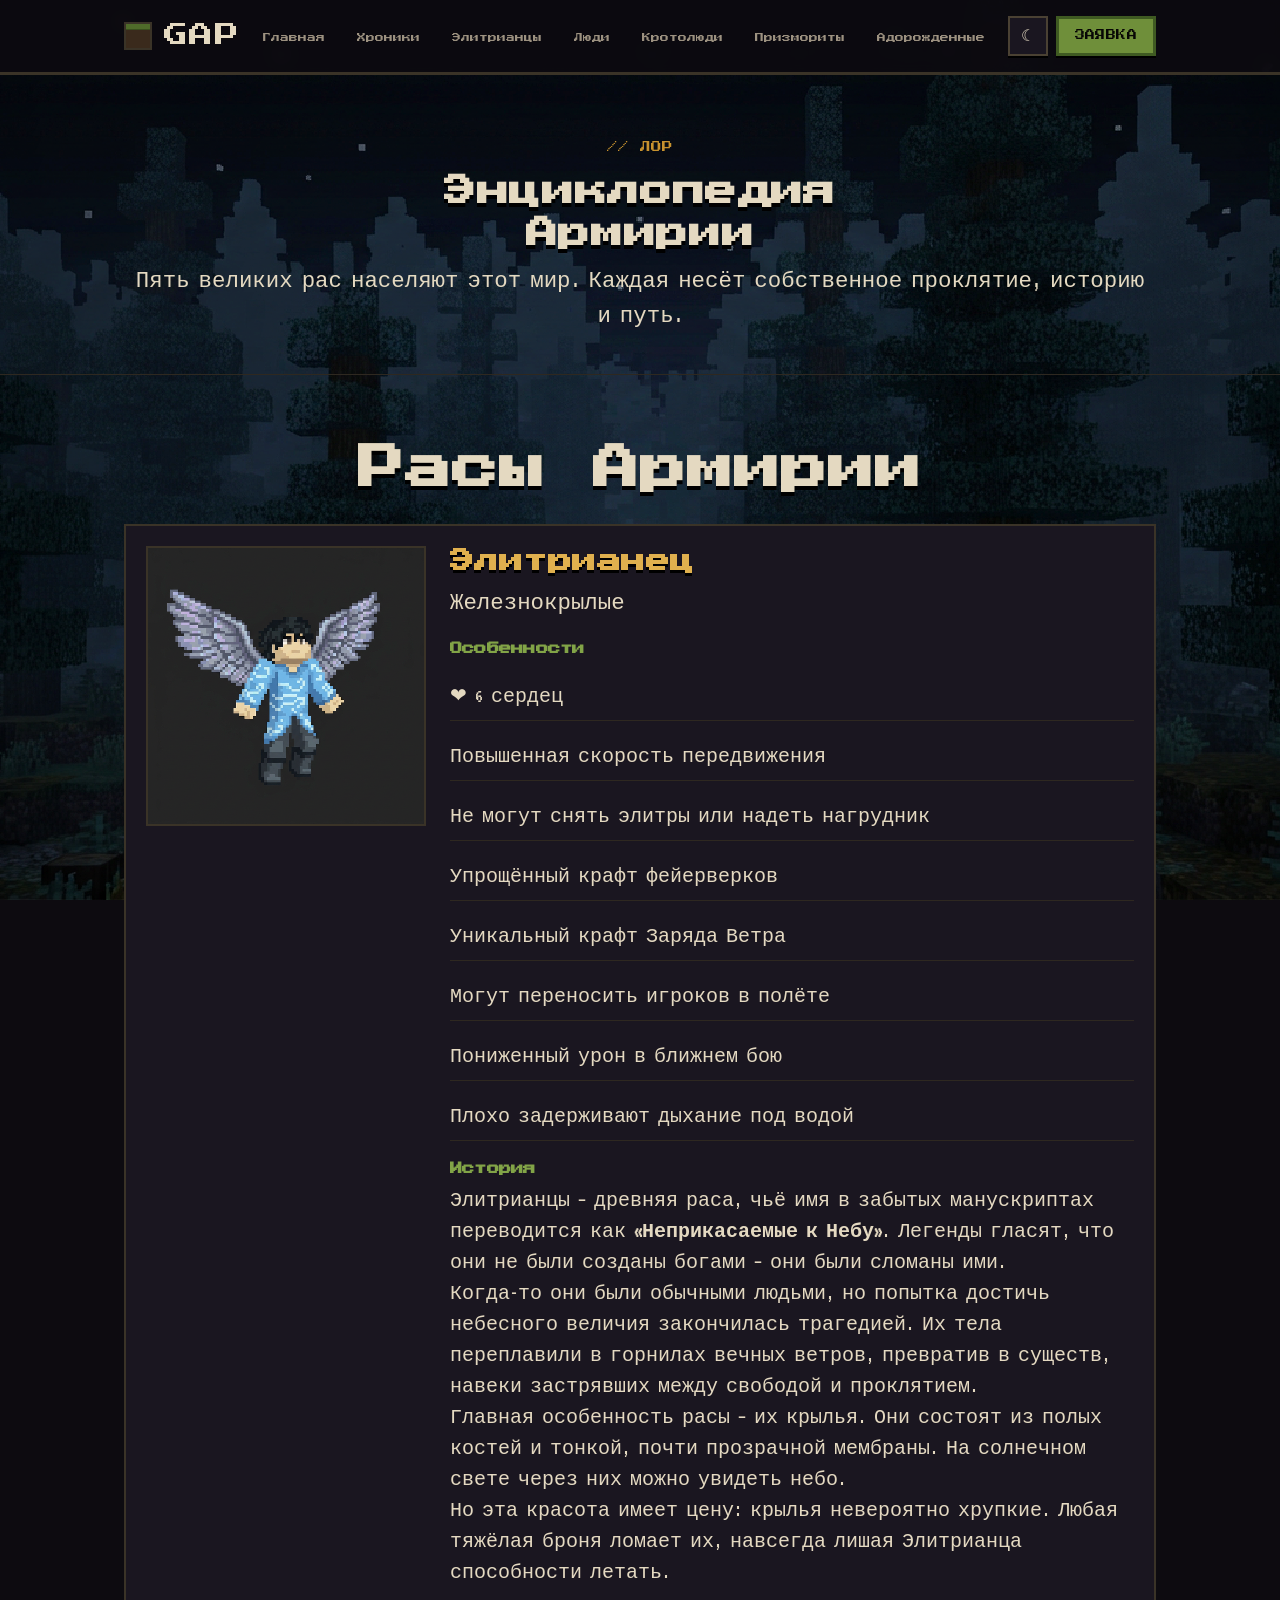
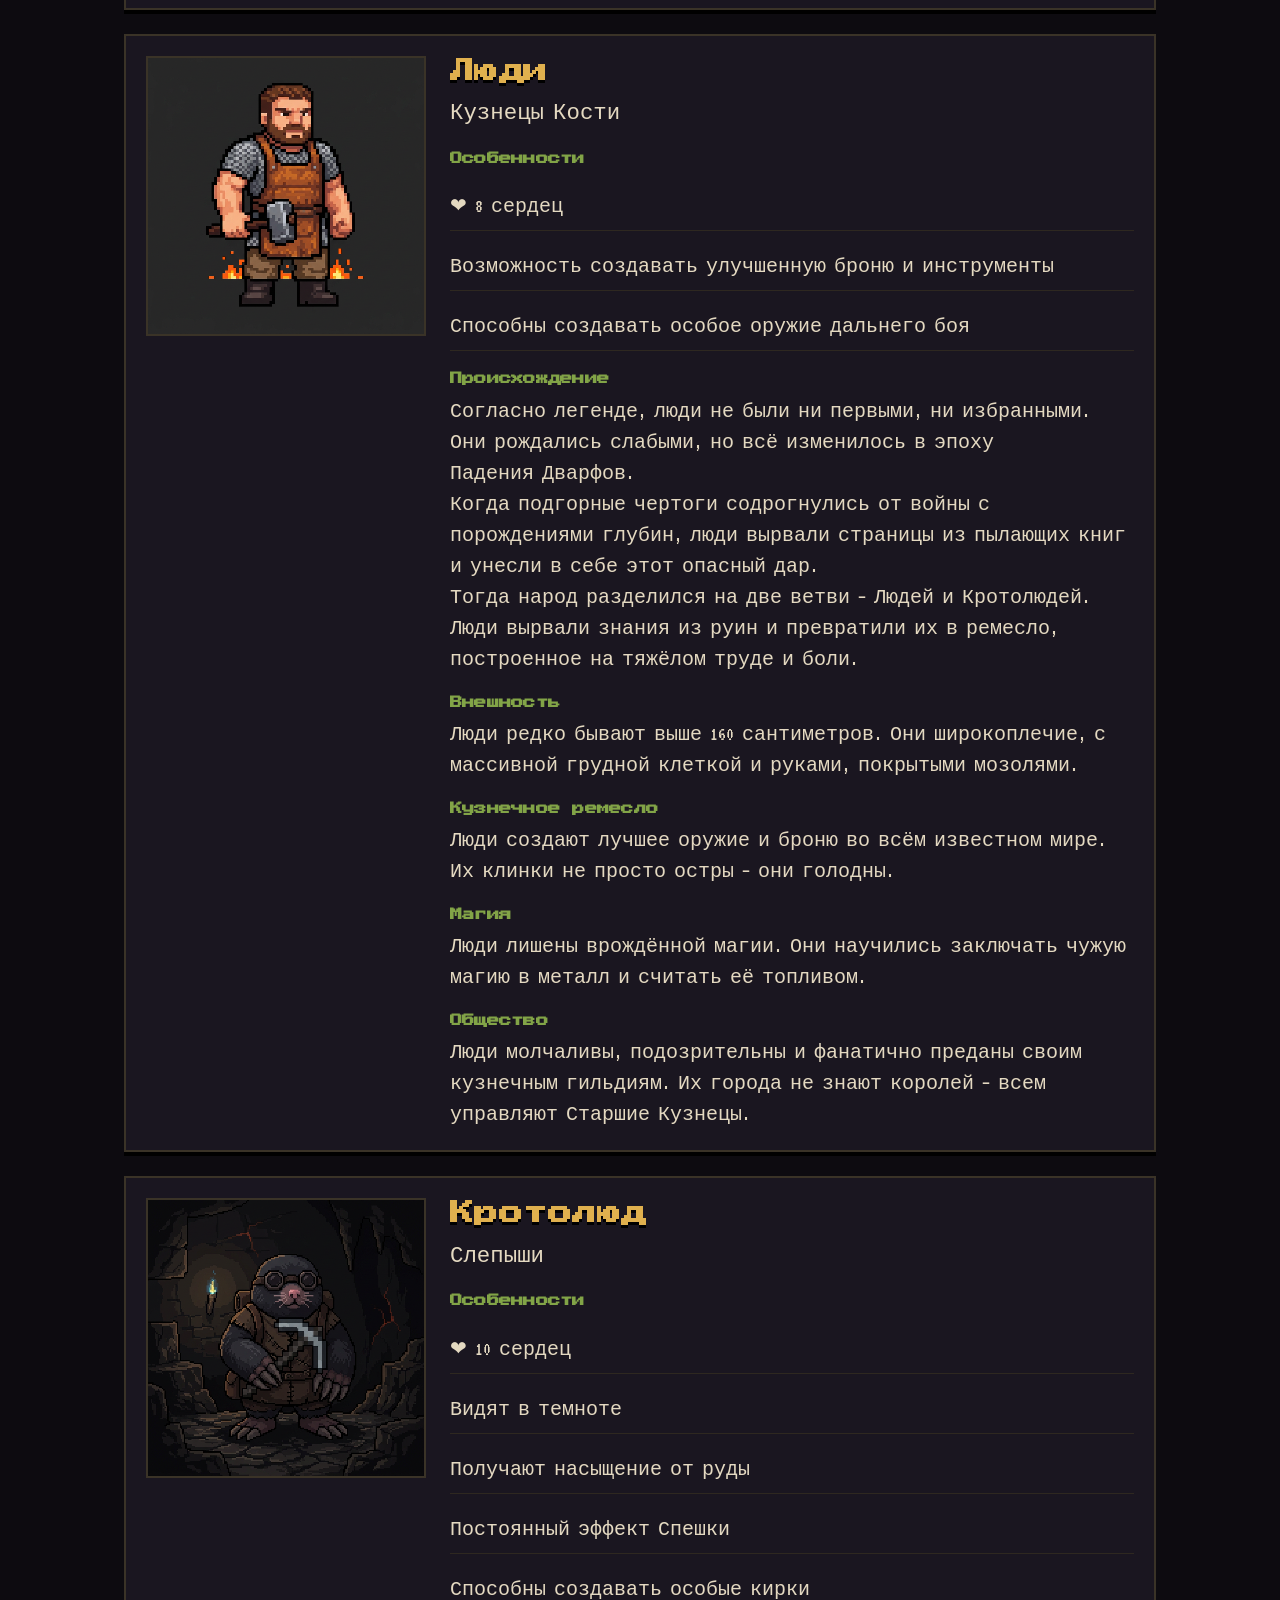
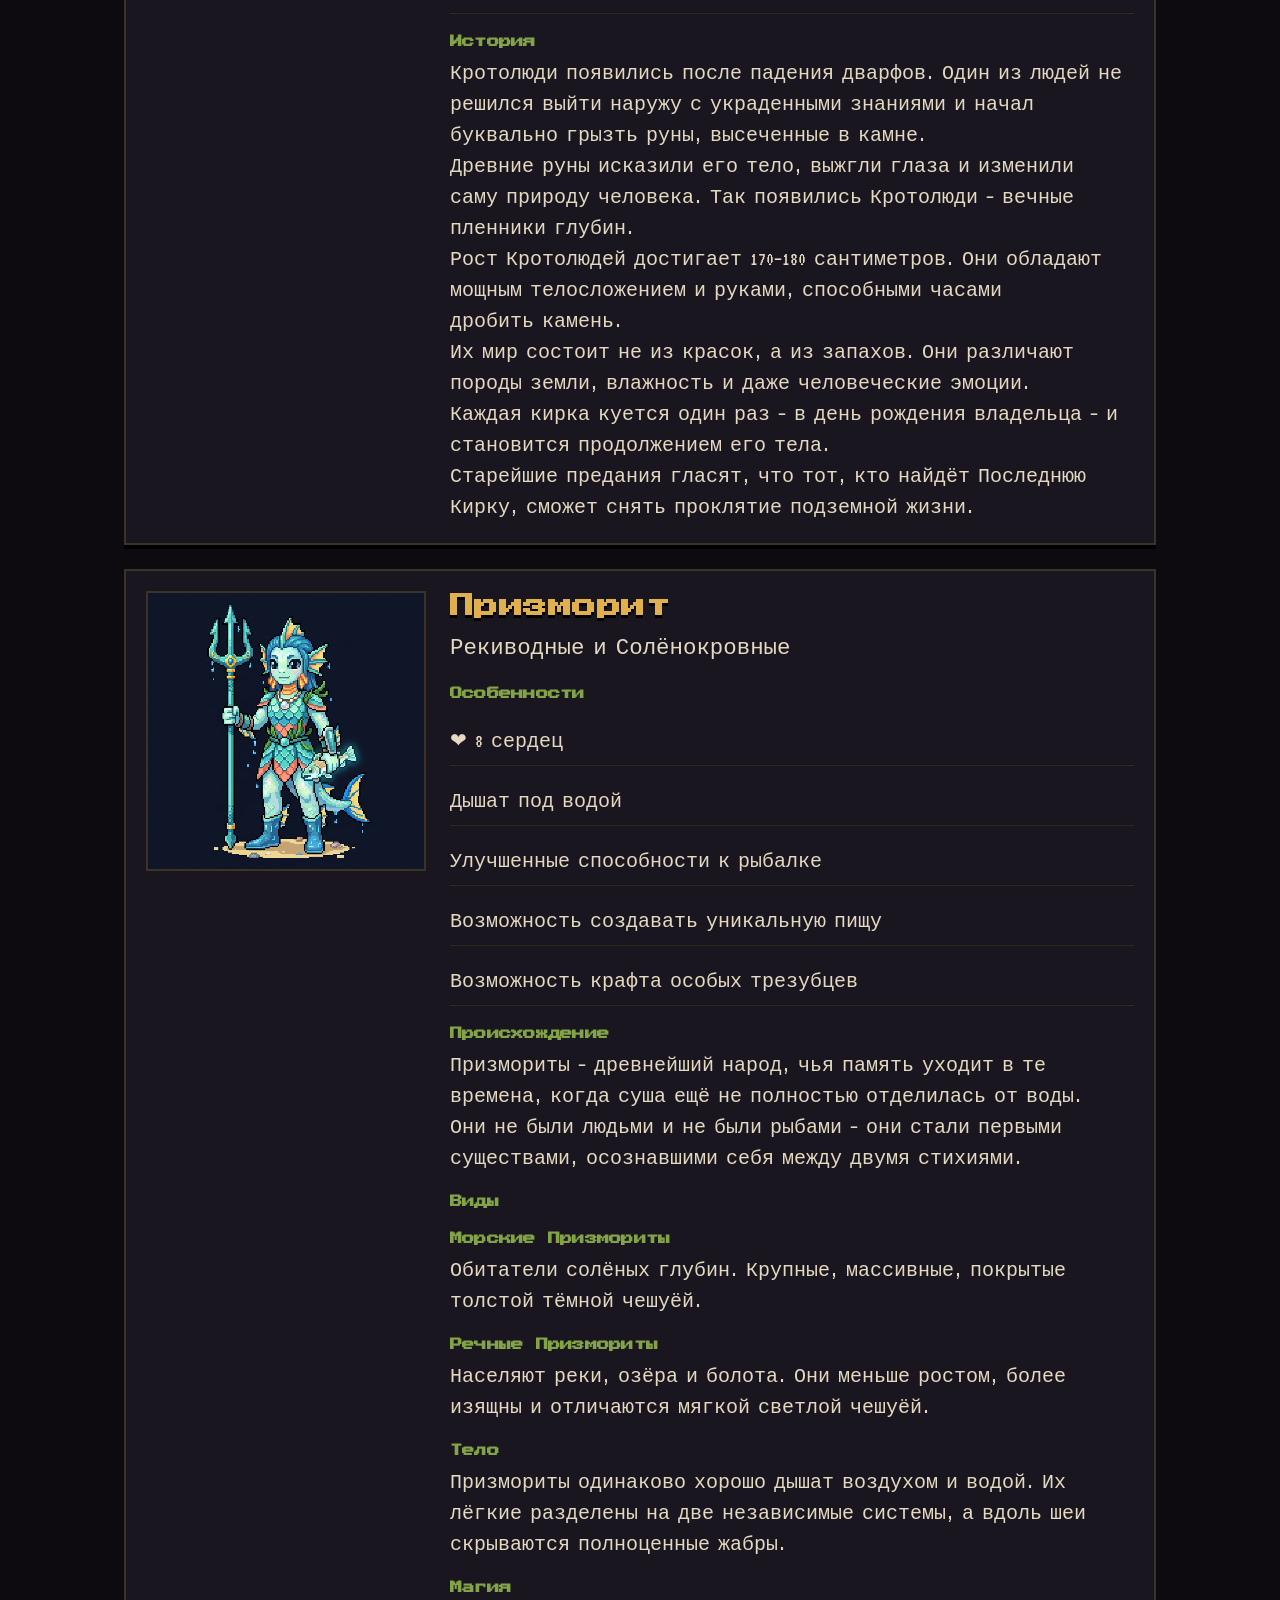
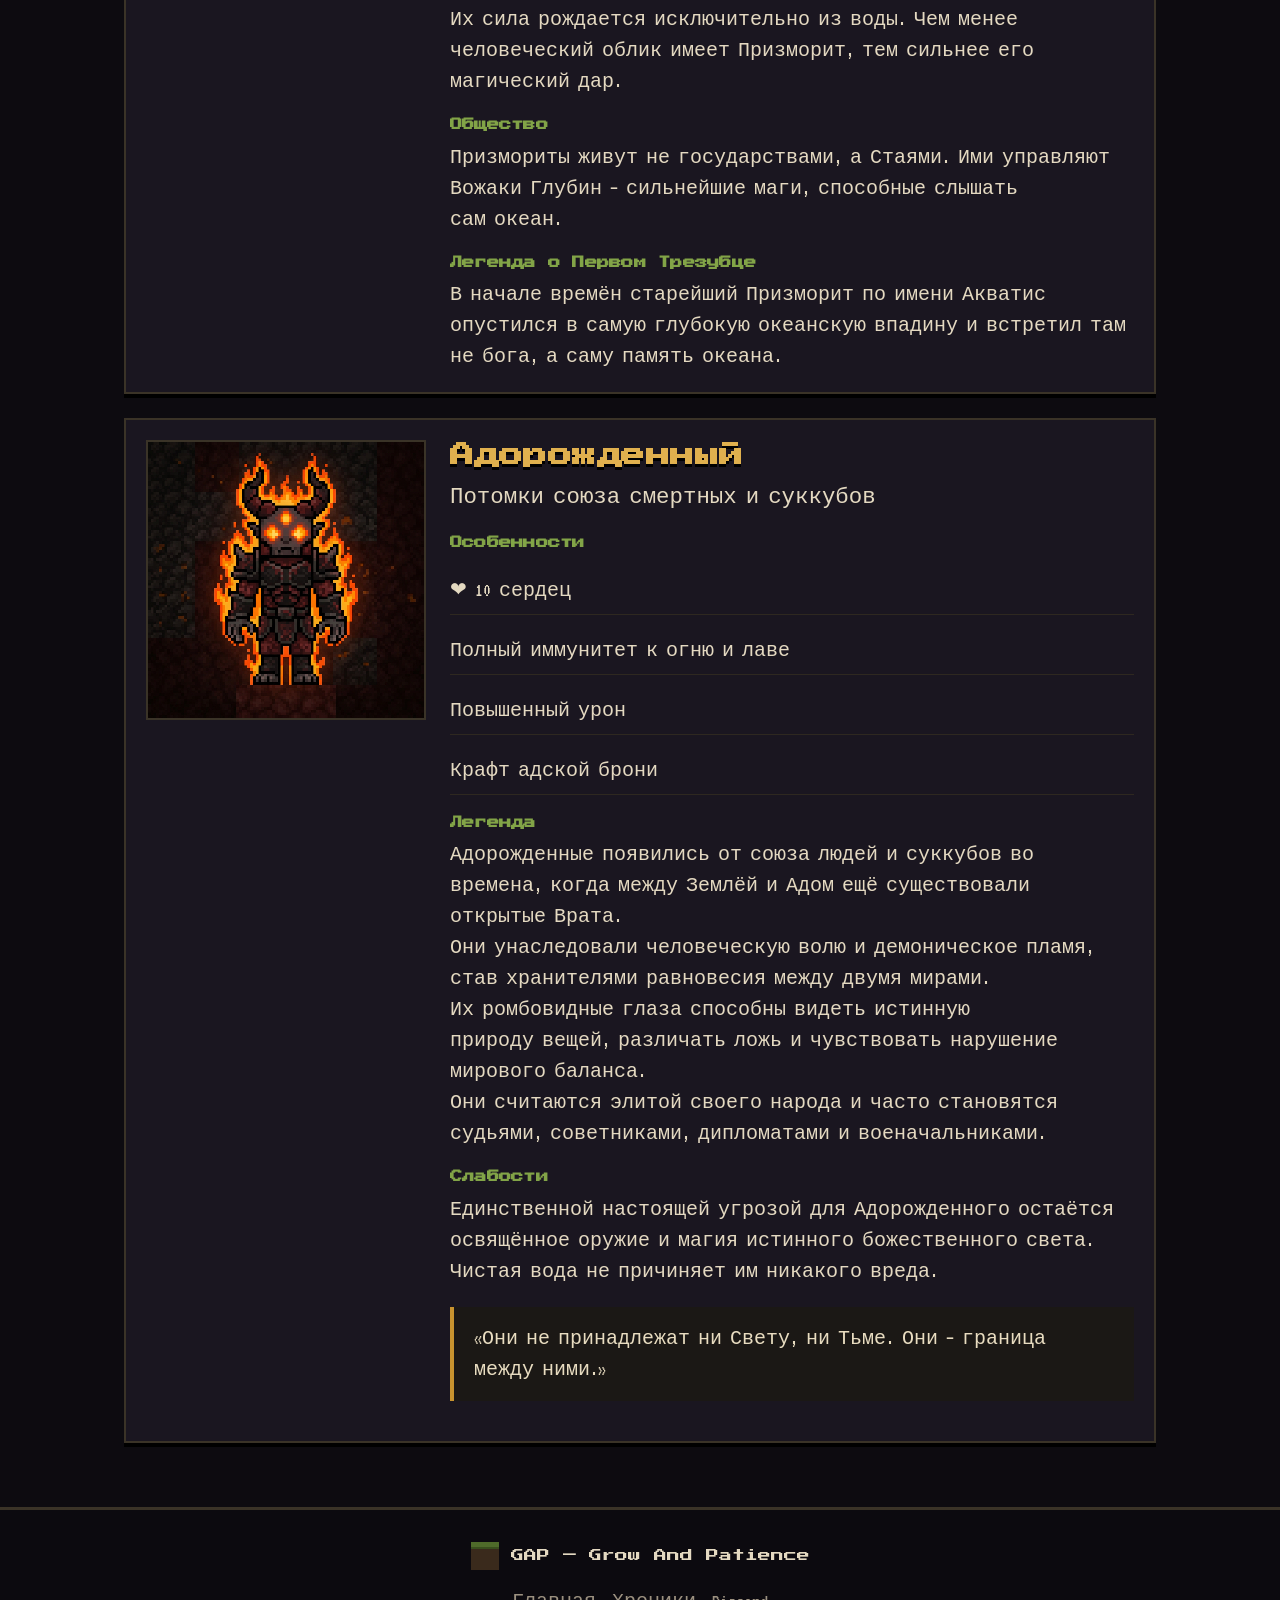
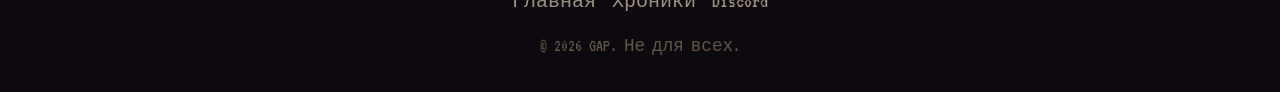
<file: lors.html>
<!DOCTYPE html>
<html lang="ru">
<head>
  <meta charset="UTF-8">
  <meta name="viewport" content="width=device-width, initial-scale=1.0">
  <title>Энциклопедия Армирии — GAP</title>
  <meta name="description" content="Энциклопедия рас мира GAP: элитрианцы, люди, кротолюди, призмориты и адорожденные.">
  <link rel="icon" type="image/svg+xml" href="favicon.svg" />
  <link rel="stylesheet" href="style.css">
  <link rel="preconnect" href="https://fonts.googleapis.com">
  <link rel="preconnect" href="https://fonts.gstatic.com" crossorigin>
  <link href="https://fonts.googleapis.com/css2?family=Press+Start+2P&family=VT323&display=swap" rel="stylesheet">
</head>
<body class="lore-page" id="top">
  <header class="header" id="header">
    <div class="container header__inner">
      <a href="index.html" class="brand" aria-label="GAP — на главную">
        <svg class="brand__logo" width="28" height="28" viewBox="0 0 16 16" aria-hidden="true" shape-rendering="crispEdges">
          <rect x="0" y="0" width="16" height="16" fill="#3a2a1c"/>
          <rect x="0" y="0" width="16" height="4" fill="#4f6b2a"/>
          <rect x="0" y="3" width="16" height="1" fill="#3a4f1e"/>
        </svg>
        <span class="brand__name">GAP</span>
      </a>

      <nav class="nav" id="nav" aria-label="Основная навигация">
        <ul class="nav__list" role="list">
          <li><a href="index.html" class="nav__link">Главная</a></li>
          <li><a href="chronicles.html" class="nav__link">Хроники</a></li>
          <li><a href="#elytrian" class="nav__link">Элитрианцы</a></li>
          <li><a href="#human" class="nav__link">Люди</a></li>
          <li><a href="#molefolk" class="nav__link">Кротолюди</a></li>
          <li><a href="#prismorite" class="nav__link">Призмориты</a></li>
          <li><a href="#adorozhdennye" class="nav__link">Адорожденные</a></li>
        </ul>
      </nav>

      <div class="header__actions">
        <button class="icon-btn" data-theme-toggle aria-label="Сменить тему" type="button">☾</button>
        <a href="index.html#join" class="btn btn--primary btn--sm nav__cta">Заявка</a>
        <button class="nav__toggle" id="navToggle" aria-label="Меню" aria-expanded="false" aria-controls="nav" type="button">
          <span class="nav__toggle-bar"></span>
        </button>
      </div>
    </div>
  </header>

  <main>
    <section class="hero hero--small">
      <div class="container">
        <span class="section__kicker">// ЛОР</span>
        <h1 class="hero__title">Энциклопедия<br>Армирии</h1>
        <p class="hero__text">Пять великих рас населяют этот мир. Каждая несёт собственное проклятие, историю и путь.</p>
      </div>
    </section>

    <section class="section">
      <div class="container">
        <h2 class="section__title">Расы Армирии</h2>

        <section class="race-card" id="elytrian">
          <div class="race-card__image"><img src="img/elytrian.png" alt="Элитрианец"></div>
          <div class="race-card__content">
            <h2>Элитрианец</h2>
            <p class="race-card__subtitle">Железнокрылые</p>
            <h3>Особенности</h3>
            <ul class="race-stats">
              <li>❤ 6 сердец</li>
              <li>Повышенная скорость передвижения</li>
              <li>Не могут снять элитры или надеть нагрудник</li>
              <li>Упрощённый крафт фейерверков</li>
              <li>Уникальный крафт Заряда Ветра</li>
              <li>Могут переносить игроков в полёте</li>
              <li>Пониженный урон в ближнем бою</li>
              <li>Плохо задерживают дыхание под водой</li>
            </ul>
            <h3>История</h3>
            <p>Элитрианцы — древняя раса, чьё имя в забытых манускриптах переводится как <strong>«Неприкасаемые к Небу»</strong>. Легенды гласят, что они не были созданы богами — они были сломаны ими.</p>
            <p>Когда-то они были обычными людьми, но попытка достичь небесного величия закончилась трагедией. Их тела переплавили в горнилах вечных ветров, превратив в существ, навеки застрявших между свободой и проклятием.</p>
            <p>Главная особенность расы — их крылья. Они состоят из полых костей и тонкой, почти прозрачной мембраны. На солнечном свете через них можно увидеть небо.</p>
            <p>Но эта красота имеет цену: крылья невероятно хрупкие. Любая тяжёлая броня ломает их, навсегда лишая Элитрианца способности летать.</p>
          </div>
        </section>

        <section class="race-card" id="human">
          <div class="race-card__image"><img src="img/human.png" alt="Человек"></div>
          <div class="race-card__content">
            <h2>Люди</h2>
            <p class="race-card__subtitle">Кузнецы Кости</p>
            <h3>Особенности</h3>
            <ul class="race-stats">
              <li>❤ 8 сердец</li>
              <li>Возможность создавать улучшенную броню и инструменты</li>
              <li>Способны создавать особое оружие дальнего боя</li>
            </ul>
            <h3>Происхождение</h3>
            <p>Согласно легенде, люди не были ни первыми, ни избранными. Они рождались слабыми, но всё изменилось в эпоху Падения Дварфов.</p>
            <p>Когда подгорные чертоги содрогнулись от войны с порождениями глубин, люди вырвали страницы из пылающих книг и унесли в себе этот опасный дар.</p>
            <p>Тогда народ разделился на две ветви — Людей и Кротолюдей. Люди вырвали знания из руин и превратили их в ремесло, построенное на тяжёлом труде и боли.</p>
            <h3>Внешность</h3>
            <p>Люди редко бывают выше 160 сантиметров. Они широкоплечие, с массивной грудной клеткой и руками, покрытыми мозолями.</p>
            <h3>Кузнечное ремесло</h3>
            <p>Люди создают лучшее оружие и броню во всём известном мире. Их клинки не просто остры — они голодны.</p>
            <h3>Магия</h3>
            <p>Люди лишены врождённой магии. Они научились заключать чужую магию в металл и считать её топливом.</p>
            <h3>Общество</h3>
            <p>Люди молчаливы, подозрительны и фанатично преданы своим кузнечным гильдиям. Их города не знают королей — всем управляют Старшие Кузнецы.</p>
          </div>
        </section>

        <section class="race-card" id="molefolk">
          <div class="race-card__image"><img src="img/molefolk.png" alt="Кротолюд"></div>
          <div class="race-card__content">
            <h2>Кротолюд</h2>
            <p class="race-card__subtitle">Слепыши</p>
            <h3>Особенности</h3>
            <ul class="race-stats">
              <li>❤ 10 сердец</li>
              <li>Видят в темноте</li>
              <li>Получают насыщение от руды</li>
              <li>Постоянный эффект Спешки</li>
              <li>Способны создавать особые кирки</li>
            </ul>
            <h3>История</h3>
            <p>Кротолюди появились после падения дварфов. Один из людей не решился выйти наружу с украденными знаниями и начал буквально грызть руны, высеченные в камне.</p>
            <p>Древние руны исказили его тело, выжгли глаза и изменили саму природу человека. Так появились Кротолюди — вечные пленники глубин.</p>
            <p>Рост Кротолюдей достигает 170–180 сантиметров. Они обладают мощным телосложением и руками, способными часами дробить камень.</p>
            <p>Их мир состоит не из красок, а из запахов. Они различают породы земли, влажность и даже человеческие эмоции.</p>
            <p>Каждая кирка куется один раз — в день рождения владельца — и становится продолжением его тела.</p>
            <p>Старейшие предания гласят, что тот, кто найдёт Последнюю Кирку, сможет снять проклятие подземной жизни.</p>
          </div>
        </section>

        <section class="race-card" id="prismorite">
          <div class="race-card__image"><img src="img/prismorite.png" alt="Призморит"></div>
          <div class="race-card__content">
            <h2>Призморит</h2>
            <p class="race-card__subtitle">Рекиводные и Солёнокровные</p>
            <h3>Особенности</h3>
            <ul class="race-stats">
              <li>❤ 8 сердец</li>
              <li>Дышат под водой</li>
              <li>Улучшенные способности к рыбалке</li>
              <li>Возможность создавать уникальную пищу</li>
              <li>Возможность крафта особых трезубцев</li>
            </ul>
            <h3>Происхождение</h3>
            <p>Призмориты — древнейший народ, чья память уходит в те времена, когда суша ещё не полностью отделилась от воды.</p>
            <p>Они не были людьми и не были рыбами — они стали первыми существами, осознавшими себя между двумя стихиями.</p>
            <h3>Виды</h3>
            <h4>Морские Призмориты</h4>
            <p>Обитатели солёных глубин. Крупные, массивные, покрытые толстой тёмной чешуёй.</p>
            <h4>Речные Призмориты</h4>
            <p>Населяют реки, озёра и болота. Они меньше ростом, более изящны и отличаются мягкой светлой чешуёй.</p>
            <h3>Тело</h3>
            <p>Призмориты одинаково хорошо дышат воздухом и водой. Их лёгкие разделены на две независимые системы, а вдоль шеи скрываются полноценные жабры.</p>
            <h3>Магия</h3>
            <p>Их сила рождается исключительно из воды. Чем менее человеческий облик имеет Призморит, тем сильнее его магический дар.</p>
            <h3>Общество</h3>
            <p>Призмориты живут не государствами, а Стаями. Ими управляют Вожаки Глубин — сильнейшие маги, способные слышать сам океан.</p>
            <h3>Легенда о Первом Трезубце</h3>
            <p>В начале времён старейший Призморит по имени Акватис опустился в самую глубокую океанскую впадину и встретил там не бога, а саму память океана.</p>
          </div>
        </section>

        <section class="race-card" id="adorozhdennye">
          <div class="race-card__image"><img src="img/adorozhdennye.png" alt="Адорожденный"></div>
          <div class="race-card__content">
            <h2>Адорожденный</h2>
            <p class="race-card__subtitle">Потомки союза смертных и суккубов</p>
            <h3>Особенности</h3>
            <ul class="race-stats">
              <li>❤ 10 сердец</li>
              <li>Полный иммунитет к огню и лаве</li>
              <li>Повышенный урон</li>
              <li>Крафт адской брони</li>
            </ul>
            <h3>Легенда</h3>
            <p>Адорожденные появились от союза людей и суккубов во времена, когда между Землёй и Адом ещё существовали открытые Врата.</p>
            <p>Они унаследовали человеческую волю и демоническое пламя, став хранителями равновесия между двумя мирами.</p>
            <p>Их ромбовидные глаза способны видеть истинную природу вещей, различать ложь и чувствовать нарушение мирового баланса.</p>
            <p>Они считаются элитой своего народа и часто становятся судьями, советниками, дипломатами и военачальниками.</p>
            <h3>Слабости</h3>
            <p>Единственной настоящей угрозой для Адорожденного остаётся освящённое оружие и магия истинного божественного света.</p>
            <p>Чистая вода не причиняет им никакого вреда.</p>
            <blockquote>«Они не принадлежат ни Свету, ни Тьме. Они — граница между ними.»</blockquote>
          </div>
        </section>
      </div>
    </section>
  </main>

  <footer class="footer">
    <div class="container footer__inner">
      <div class="footer__brand">
        <svg width="28" height="28" viewBox="0 0 16 16" aria-hidden="true" shape-rendering="crispEdges">
          <rect x="0" y="0" width="16" height="4" fill="#4f6b2a"/>
          <rect x="0" y="4" width="16" height="12" fill="#3a2a1c"/>
          <rect x="0" y="3" width="16" height="1" fill="#3a4f1e"/>
        </svg>
        <span>GAP — Grow And Patience</span>
      </div>
      <div class="footer__links">
        <a href="index.html">Главная</a>
        <a href="chronicles.html">Хроники</a>
        <a href="https://discord.gg/K4eqBtwQY" target="_blank" rel="noopener">Discord</a>
      </div>
      <p class="footer__copy">© <span id="year"></span> GAP. Не для всех.</p>
    </div>
  </footer>

  <script src="main.js" defer></script>
<script data-pplx-inline-edit>
(function () {
  if (window === window.top) return;

  const allowedParentOrigins = ["https://www.perplexity.ai","https://perplexity.ai","https://testing.perplexity.ai","https://staging.perplexity.ai","https://*.preview.i.perplexity.ai","http://perplexity.localhost","http://localhost:1420","http://127.0.0.1:1420","http://localhost:3000","http://127.0.0.1:3000","http://localhost:5173","http://127.0.0.1:5173"];
  const MAX_FONT_BYTES = 500 * 1024;
  const MAX_TOTAL_FONT_BYTES = 2 * 1024 * 1024;
  let scrollForwarding = false;
  let scrollRaf = 0;
  let trustedTopOrigin = null;

  // Allow entries like "https://*.preview.i.perplexity.ai" — the wildcard
  // matches a single DNS label (no dots), so "https://*.foo" cannot stretch
  // across multiple labels.
  function matchesAllowedOrigin(origin) {
    if (!origin) return false;
    for (const entry of allowedParentOrigins) {
      if (!entry.includes("*")) {
        if (entry === origin) return true;
        continue;
      }
      const pattern = new RegExp(
        "^" +
          entry.replace(/[.+?^${}()|[\]\\]/g, "\\$&").replace(/\*/g, "[^.]+") +
          "$",
      );
      if (pattern.test(origin)) return true;
    }
    return false;
  }

  // Trust decision: when the sender is same-origin-visible (event.origin is a
  // real origin like https://www.perplexity.ai) we trust event.origin directly.
  // When event.origin is "null" (opaque broker srcdoc), we fall back to the
  // broker's stamped `parentOrigin` to identify the top window. The fallback
  // is claim-only — we rely on the browser's native `targetOrigin` enforcement
  // on the response path (see postToTrustedTop) to ensure replies can't be
  // delivered to anyone but the actual top window of that claimed origin.
  function getTrustedParentOrigin(event) {
    const forwardedParentOrigin =
      typeof event.data.parentOrigin === "string" ? event.data.parentOrigin : null;
    const parentOrigin = event.origin === "null" ? forwardedParentOrigin : event.origin;
    return matchesAllowedOrigin(parentOrigin) ? parentOrigin : null;
  }

  // All responses go to window.top with targetOrigin = the allowlisted origin.
  // An attacker that iframes us inside their own null-origin broker can claim
  // any parentOrigin they like, but the browser will drop the reply whenever
  // the real top's origin doesn't match — so the screenshot never leaves.
  function postToTrustedTop(message) {
    if (!trustedTopOrigin) return;
    try {
      window.top.postMessage(message, trustedTopOrigin);
    } catch (_error) {}
  }

  function inlineAll(original, clone) {
    if (original.nodeType !== 1 || clone.nodeType !== 1) return;

    try {
      const computedStyle = getComputedStyle(original);
      // cssText on a computed style is the serialized declaration in modern
      // Chromium/Safari — a single read beats enumerating ~400 longhand
      // properties. Firefox returns "" here, so we fall back on empty.
      const serialized = computedStyle.cssText;
      if (serialized) {
        clone.style.cssText = serialized;
      } else {
        const parts = new Array(computedStyle.length);
        for (let index = 0; index < computedStyle.length; index += 1) {
          const property = computedStyle[index];
          parts[index] = `${property}:${computedStyle.getPropertyValue(property)};`;
        }
        clone.style.cssText = parts.join("");
      }
    } catch (_error) {}

    const originalChildren = original.children;
    const clonedChildren = clone.children;
    for (
      let index = 0;
      index < originalChildren.length && index < clonedChildren.length;
      index += 1
    ) {
      inlineAll(originalChildren[index], clonedChildren[index]);
    }
  }

  function extractFontUrl(srcValue) {
    const matches = [
      ...srcValue.matchAll(
        /url\(["']?([^"')]+)["']?\)(?:\s*format\(["']?([^"')]+)["']?\))?/gi,
      ),
    ];
    if (matches.length === 0) return null;
    const woff2 = matches.find((m) => m[2] && m[2].toLowerCase().includes("woff2"));
    if (woff2) return woff2[1];
    const woff = matches.find((m) => m[2] && m[2].toLowerCase().includes("woff"));
    if (woff) return woff[1];
    return matches[0][1];
  }

  // Cache resolved font URL -> data URI across captures. Fonts on a page
  // essentially never change, and a batch run emits multiple captures back to
  // back — without this we'd refetch + re-base64 every time.
  const fontDataUriCache = new Map();
  const SRC_DECLARATION_RE = /src\s*:\s*[^;}]+/i;

  async function fetchAsDataUri(url) {
    if (fontDataUriCache.has(url)) return fontDataUriCache.get(url);
    let dataUri = null;
    try {
      const response = await fetch(url, { mode: "cors", credentials: "omit" });
      if (response.ok) {
        const blob = await response.blob();
        if (blob.size <= MAX_FONT_BYTES) {
          dataUri = await new Promise((resolve) => {
            const reader = new FileReader();
            reader.onloadend = () =>
              resolve(typeof reader.result === "string" ? reader.result : null);
            reader.onerror = () => resolve(null);
            reader.readAsDataURL(blob);
          });
        }
      }
    } catch (_error) {
      dataUri = null;
    }
    fontDataUriCache.set(url, dataUri);
    return dataUri;
  }

  function collectFontFaceRuleTexts() {
    const rules = [];
    for (const sheet of document.styleSheets) {
      let cssRules;
      try {
        cssRules = sheet.cssRules;
      } catch (_error) {
        continue;
      }
      if (!cssRules) continue;
      for (const rule of cssRules) {
        const cssText = rule.cssText || "";
        if (cssText.startsWith("@font-face")) rules.push(cssText);
      }
    }
    return rules;
  }

  async function buildInlinedFontCss() {
    const ruleTexts = collectFontFaceRuleTexts();
    if (ruleTexts.length === 0) return null;

    const resolved = ruleTexts.map((cssText) => {
      if (!SRC_DECLARATION_RE.test(cssText)) return null;
      const srcMatch = cssText.match(/src\s*:\s*([^;}]+)[;}]/i);
      if (!srcMatch) return null;
      const url = extractFontUrl(srcMatch[1]);
      if (!url) return null;
      try {
        return { cssText, url: new URL(url, document.baseURI).href };
      } catch (_error) {
        return null;
      }
    });

    const dataUris = await Promise.all(
      resolved.map((entry) => (entry ? fetchAsDataUri(entry.url) : Promise.resolve(null))),
    );

    const inlined = [];
    let totalBytes = 0;
    for (let index = 0; index < resolved.length; index += 1) {
      const entry = resolved[index];
      const dataUri = dataUris[index];
      if (!entry || !dataUri) continue;
      const approxBytes = dataUri.length * 0.75;
      if (totalBytes + approxBytes > MAX_TOTAL_FONT_BYTES) break;
      totalBytes += approxBytes;
      inlined.push(entry.cssText.replace(SRC_DECLARATION_RE, `src: url("${dataUri}")`));
    }
    return inlined.length > 0 ? inlined.join("\n") : null;
  }

  function stripExternal(clone) {
    const images = clone.querySelectorAll("img");
    for (let index = 0; index < images.length; index += 1) {
      const src = images[index].getAttribute("src");
      if (src && !src.startsWith("data:")) images[index].removeAttribute("src");
    }

    const elements = clone.querySelectorAll("*");
    for (let index = 0; index < elements.length; index += 1) {
      const style = elements[index].style.cssText;
      if (style && style.includes("url(")) {
        elements[index].style.cssText = style.replace(
          /url\(["']?(?!data:)[^)"']*["']?\)/gi,
          "none",
        );
      }
    }
  }

  function emitScroll() {
    scrollRaf = 0;
    if (!scrollForwarding) return;
    postToTrustedTop({
      type: "INLINE_EDIT_SCROLL",
      scrollX: window.scrollX,
      scrollY: window.scrollY,
    });
  }

  window.addEventListener(
    "scroll",
    function () {
      if (!scrollForwarding || scrollRaf) return;
      scrollRaf = requestAnimationFrame(emitScroll);
    },
    { passive: true, capture: true },
  );

  async function handleCaptureRequest(event) {
    const requestId = event.data.requestId;
    const scrollX = window.scrollX;
    const scrollY = window.scrollY;
    const width = window.innerWidth;
    const height = window.innerHeight;

    function postResult(dataUrl) {
      postToTrustedTop({
        type: "INLINE_EDIT_SCREENSHOT_RESULT",
        requestId,
        dataUrl,
        scrollX,
        scrollY,
      });
    }

    try {
      // Wait for any pending web fonts to resolve so both inline metrics and
      // the @font-face inlining below see the same loaded faces.
      if (document.fonts && document.fonts.ready) {
        try {
          await document.fonts.ready;
        } catch (_error) {}
      }

      const clone = document.documentElement.cloneNode(true);
      inlineAll(document.documentElement, clone);

      const removedNodes = clone.querySelectorAll("script,link[rel=\"stylesheet\"],style");
      for (let index = 0; index < removedNodes.length; index += 1) {
        removedNodes[index].remove();
      }

      stripExternal(clone);

      // Re-embed web fonts as data-URI @font-face rules so the SVG rasterizer
      // can resolve them — external font URLs aren't fetched during
      // foreignObject rendering, which would otherwise force a fallback face
      // and change text metrics.
      const inlinedFontCss = await buildInlinedFontCss();
      if (inlinedFontCss) {
        const styleEl = document.createElement("style");
        styleEl.textContent = inlinedFontCss;
        const head = clone.querySelector("head");
        if (head) head.appendChild(styleEl);
        else clone.insertBefore(styleEl, clone.firstChild);
      }

      const html = new XMLSerializer().serializeToString(clone);
      const svg =
        `<svg xmlns="http://www.w3.org/2000/svg" width="${width}" height="${height}">` +
        '<foreignObject width="100%" height="100%">' +
        `<div xmlns="http://www.w3.org/1999/xhtml" style="width:${width}px;height:${height}px;overflow:hidden">` +
        `<div style="position:relative;left:-${scrollX}px;top:-${scrollY}px">` +
        html +
        "</div></div></foreignObject></svg>";
      const svgUrl = `data:image/svg+xml;charset=utf-8,${encodeURIComponent(svg)}`;
      const image = new Image();
      image.onload = function () {
        const canvas = document.createElement("canvas");
        canvas.width = width;
        canvas.height = height;
        canvas.getContext("2d").drawImage(image, 0, 0);
        postResult(canvas.toDataURL("image/png"));
      };
      image.onerror = function () {
        postResult(null);
      };
      image.src = svgUrl;
    } catch (_error) {
      postResult(null);
    }
  }

  window.addEventListener("message", function (event) {
    if (!event.data) return;
    // Only accept messages from the direct parent frame. Blocks sibling /
    // unrelated-window postMessage senders that could otherwise reach us.
    if (event.source !== window.parent) return;

    const trustedParentOrigin = getTrustedParentOrigin(event);
    if (!trustedParentOrigin) return;
    trustedTopOrigin = trustedParentOrigin;

    if (event.data.type === "INLINE_EDIT_SCROLL_START") {
      scrollForwarding = true;
      emitScroll();
      return;
    }

    if (event.data.type === "INLINE_EDIT_SCROLL_STOP") {
      scrollForwarding = false;
      if (scrollRaf) cancelAnimationFrame(scrollRaf);
      scrollRaf = 0;
      return;
    }

    if (event.data.type !== "INLINE_EDIT_CAPTURE_REQUEST") return;

    handleCaptureRequest(event);
  });
})();


</script></body>
</html>
</file>
<file: style.css>
:root {
  --color-bg: #0d0b10;
  --color-bg-2: #14111a;
  --color-surface: #1a1620;
  --color-surface-2: #221d2a;
  --color-divider: #2e2820;
  --color-border: #3a3327;
  --color-border-strong: #4a4133;

  --color-text: #e4d9c1;
  --color-text-muted: #9c9180;
  --color-text-faint: #5e5648;

  --color-moss: #6f8f3a;
  --color-moss-hover: #82a447;
  --color-moss-dark: #3f5a22;
  --color-dirt: #5e4630;
  --color-dirt-dark: #3a2a1c;
  --color-blood: #a83232;
  --color-blood-bright: #c44545;
  --color-gold: #c8932f;
  --color-gold-bright: #e0b04e;
  --color-ember: #c25e1c;
  --color-online: #6f8f3e;

  --shadow-pixel: 0 4px 0 0 #000;
  --shadow-pixel-sm: 0 2px 0 0 #000;

  --font-display: "Press Start 2P", monospace;
  --font-body: "VT323", monospace;

  --text-base: 1.25rem;
  --text-lg: 1.5rem;

  --space-2: 0.5rem;
  --space-3: 0.75rem;
  --space-4: 1rem;
  --space-5: 1.25rem;
  --space-6: 1.5rem;
  --space-8: 2rem;
  --space-10: 2.5rem;
  --space-12: 3rem;
  --space-16: 4rem;
  --space-20: 5rem;

  --content-default: 1080px;
  --radius: 0;
  --transition: 140ms steps(4);
}
:root[data-theme="light"] {
  --color-bg: #cfc4a8;
  --color-bg-2: #c8bca0;
  --color-surface: #ddd2b2;
  --color-surface-2: #e4dbc0;
  --color-divider: #b8ac88;
  --color-border: #9c8c62;
  --color-border-strong: #7e6e48;

  --color-text: #2a2014;
  --color-text-muted: #5e4f33;
  --color-text-faint: #8a7855;

  --color-moss: #4a6b22;
  --color-moss-hover: #3f5a1e;
  --color-moss-dark: #324a18;
  --color-blood: #7a2222;
  --color-blood-bright: #9b3030;
  --color-gold: #8a5a18;
  --color-gold-bright: #a06a1c;
  --color-ember: #a8531a;
  --color-online: #3f5a26;
}
*,
*::before,
*::after {
  box-sizing: border-box;
  margin: 0;
  padding: 0;
  border-radius: var(--radius);
}

html {
  -webkit-text-size-adjust: none;
  text-size-adjust: none;
  scroll-behavior: smooth;
  scroll-padding-top: var(--space-20);
}

body {
  min-height: 100dvh;
  font-family: var(--font-body);
  font-size: var(--text-base);
  line-height: 1.55;
  color: var(--color-text);
  background-color: var(--color-bg);
  overflow-x: hidden;
  image-rendering: pixelated;
  -webkit-font-smoothing: none;
  position: relative;
}

/* ===== Ночной хвойный лес / дневной луг ===== */
body::before {
  content: "";
  position: fixed;
  inset: 0;
  z-index: -2;

  background: url("img/forest-night.png") center center / cover no-repeat;
  background-color: var(--color-bg);

  pointer-events: none;

  /* Только немного осветляем ночь */
  filter: brightness(2.5);
}

[data-theme="light"] body::before {
  background: url("img/meadow-day.png") center center / cover no-repeat;
  background-color: var(--color-bg);

  /* Для дня убираем осветление */
  filter: brightness(1.4);
}
/* затемняющий оверлей для читаемости */
body::after {
  content: "";
  position: fixed;
  inset: 0;
  z-index: -1;
  background:
    linear-gradient(
      rgba(0, 0, 0, 0.25),
      rgba(0, 0, 0, 0.45)
    ),
    radial-gradient(
      circle at center,
      rgba(0, 0, 0, 0.05) 0%,
      rgba(0, 0, 0, 0.35) 100%
    );
  pointer-events: none;
}

/* День */
[data-theme="light"] body::after {
  background: rgba(255,255,255,0.08);
}

html, body {
  margin: 0;
  padding: 0;
  overflow-x: hidden;
  max-width: 100%;
}

img, svg, canvas {
  display: block;
  max-width: 100%;
  height: auto;
}

ul[role="list"], ol[role="list"] {
  list-style: none;
}

a {
  color: inherit;
  text-decoration: none;
}

button {
  cursor: pointer;
  font: inherit;
  color: inherit;
  background: none;
  border: none;
  border-radius: var(--radius);
}

h1, h2, h3, h4 {
  font-family: var(--font-display);
  line-height: 1.3;
  text-wrap: balance;
  letter-spacing: 0.02em;
}

p, li {
  text-wrap: pretty;
  overflow-wrap: anywhere;
}

::selection {
  background: var(--color-moss);
  color: #070605;
}

:focus-visible {
  outline: 3px solid var(--color-gold-bright);
  outline-offset: 3px;
}

@media (prefers-reduced-motion: reduce) {
  *,
  *::before,
  *::after {
    animation-duration: 0.01ms !important;
    transition-duration: 0.01ms !important;
    scroll-behavior: auto !important;
  }
}

.container {
  width: 100%;
  max-width: var(--content-default);
  margin-inline: auto;
  padding-inline: var(--space-6);
}

/* ===== Кнопки ===== */
.btn {
  display: inline-flex;
  align-items: center;
  justify-content: center;
  gap: var(--space-2);
  font-family: var(--font-display);
  font-size: 0.72rem;
  letter-spacing: 0.04em;
  padding: var(--space-4) var(--space-6);
  border: 3px solid #000;
  border-radius: var(--radius);
  box-shadow: var(--shadow-pixel);
  transition: transform var(--transition), box-shadow var(--transition),
    background var(--transition), color var(--transition), border-color var(--transition);
  text-transform: uppercase;
  line-height: 1;
  white-space: nowrap;
}

.btn:hover {
  transform: translateY(-2px);
}

.btn:active {
  transform: translateY(3px);
  box-shadow: var(--shadow-pixel-sm);
}

.btn--sm {
  font-size: 0.62rem;
  padding: var(--space-3) var(--space-4);
  box-shadow: var(--shadow-pixel-sm);
}

.btn--lg {
  font-size: 0.82rem;
  padding: var(--space-5) var(--space-8);
}

.btn--primary {
  background: var(--color-moss);
  color: #070605;
  border-color: var(--color-moss-dark);
}

.btn--primary:hover {
  background: var(--color-moss-hover);
  box-shadow: 0 6px 0 0 #000, 0 0 20px rgba(111, 143, 58, 0.5);
  border-color: var(--color-moss-hover);
}

.btn--ghost {
  background: var(--color-surface);
  color: var(--color-text);
  border-color: var(--color-border-strong);
}

.btn--ghost:hover {
  background: var(--color-surface-2);
  border-color: var(--color-gold);
  color: var(--color-gold-bright);
  box-shadow: 0 6px 0 0 #000, 0 0 16px rgba(200, 147, 47, 0.3);
}

.btn:disabled {
  opacity: 0.5;
  cursor: not-allowed;
  transform: none;
}

/* ===== Хедер ===== */
.header {
  position: sticky;
  top: 0;
  z-index: 50;
  width: 100%;
  background: color-mix(in srgb, var(--color-bg) 90%, transparent);
  backdrop-filter: blur(8px);
  border-bottom: 3px solid var(--color-border);
}

.header__inner {
  display: flex;
  align-items: center;
  justify-content: space-between;
  gap: var(--space-3);
  min-height: 72px;
  flex-wrap: wrap;
}

.brand {
  display: flex;
  align-items: center;
  gap: var(--space-3);
  font-family: var(--font-display);
  font-size: var(--text-lg);
  color: var(--color-text);
  flex-shrink: 0;
  transition: color var(--transition);
}

.brand:hover {
  color: var(--color-gold-bright);
}

.brand__logo {
  image-rendering: pixelated;
  border: 2px solid var(--color-border);
  background: var(--color-surface);
  border-radius: var(--radius);
}

.brand__name {
  letter-spacing: 0.06em;
}

.nav__list {
  display: flex;
  align-items: center;
  flex-wrap: wrap;
  justify-content: center;
  gap: var(--space-3);
  list-style: none;
}

.nav__link {
  position: relative;
  padding: var(--space-2) var(--space-2);
  font-family: var(--font-display);
  font-size: 0.55rem;
  color: var(--color-text-muted);
  white-space: nowrap;
  border: 2px solid transparent;
  transition: color var(--transition), border-color var(--transition),
    background var(--transition), transform var(--transition);
}

.nav__link:hover,
.nav__link:focus-visible {
  color: var(--color-gold-bright);
  border-color: var(--color-border-strong);
  background: var(--color-surface);
  transform: translateY(-1px);
}

.nav__toggle {
  display: none;
  align-items: center;
  justify-content: center;
  width: 44px;
  height: 44px;
  border: 2px solid var(--color-border-strong);
  background: var(--color-surface);
  box-shadow: var(--shadow-pixel-sm);
  border-radius: var(--radius);
  transition: border-color var(--transition), transform var(--transition);
}

.nav__toggle:hover {
  border-color: var(--color-gold);
  transform: translateY(-1px);
}

.nav__toggle-bar {
  display: block;
  width: 18px;
  height: 2px;
  background: var(--color-text);
  position: relative;
}

.nav__toggle-bar::before,
.nav__toggle-bar::after {
  content: "";
  position: absolute;
  left: 0;
  width: 18px;
  height: 2px;
  background: var(--color-text);
}

.nav__toggle-bar::before {
  top: -6px;
}

.nav__toggle-bar::after {
  top: 6px;
}

.icon-btn {
  width: 40px;
  height: 40px;
  border: 2px solid var(--color-border-strong);
  background: var(--color-surface);
  box-shadow: var(--shadow-pixel-sm);
  display: inline-flex;
  align-items: center;
  justify-content: center;
  font-size: 1rem;
  border-radius: var(--radius);
  transition: border-color var(--transition), transform var(--transition);
}

.icon-btn:hover {
  border-color: var(--color-gold);
  transform: translateY(-1px);
}

.header__actions {
  display: flex;
  align-items: center;
  gap: var(--space-2);
  flex-shrink: 0;
}

/* ===== Hero ===== */
.hero {
  position: relative;
  padding: var(--space-20) 0 var(--space-16);
  border-bottom: 1px solid var(--color-divider);
  text-align: center;
}

.hero--small {
  padding: var(--space-16) 0 var(--space-10);
}

.hero--small .hero__title {
  font-size: clamp(1.3rem, 4.5vw, 2rem);
  text-shadow: 0 4px 0 #000;
}

.hero > .container {
  display: flex;
  flex-direction: column;
  align-items: center;
}

.hero__title {
  font-size: clamp(3rem, 13vw, 7.5rem);
  margin: var(--space-4) 0 var(--space-2);
  text-shadow: 0 6px 0 #000, 0 0 30px rgba(200, 147, 47, 0.25);
}

.hero__stark,
.hero__subtitle,
.hero__text,
.season-subtitle,
.chapter p,
.race-card__subtitle,
.staff-card__desc,
.about-card p,
.mode-card p,
.rule p,
.step p,
.join__intro,
.team__note,
.ip-label,
.ip-value,
.status-text,
.status-players {
  font-family: var(--font-body);
  font-size: 1.4rem;
  line-height: 1.6;
color: var(--color-text);
}

.hero__stark {
  font-family: var(--font-display);
  font-size: 1.1rem;
  color: var(--color-blood-bright);
  letter-spacing: 0.06em;
  text-shadow: 0 3px 0 #000;
}

.hero__subtitle {
  color: var(--color-text-muted);
}

.hero__cta,
.community__cta,
.join__actions {
  display: flex;
  flex-wrap: wrap;
  gap: var(--space-3);
  margin-top: var(--space-6);
  justify-content: center;
}

/* ===== Секции ===== */
.section,
.season-page {
  padding: var(--space-16) 0;
}

.section--alt {
  background: rgba(0, 0, 0, 0.25);
}

.section__head {
  display: flex;
  flex-direction: column;
  align-items: center;
  text-align: center;
  gap: var(--space-3);
  margin-bottom: var(--space-6);
}

.section__head .btn {
  margin-top: var(--space-2);
}

.section__kicker {
  display: inline-block;
  font-family: var(--font-display);
  font-size: 0.66rem;
  color: var(--color-gold);
}

.section__title {
  font-size: clamp(1.75rem, 4vw, 2.9rem);
  text-shadow: 0 4px 0 #000;
  text-align: center;
}

.about__grid,
.modes__grid,
.team__grid,
.chronicles-grid,
.steps {
  display: grid;
  gap: var(--space-4);
  margin-top: var(--space-6);
}

.about__grid {
  grid-template-columns: 1.1fr 1.4fr;
  align-items: start;
}

.about__lead {
  font-size: 1.7rem;
  text-align: center;
}

.about__cards,
.modes__grid,
.team__grid,
.chronicles-grid {
  grid-template-columns: repeat(auto-fit, minmax(220px, 1fr));
}

/* ===== Карточки (квадратный интерфейс + интерактив) ===== */
.about-card,
.mode-card,
.staff-card,
.chronicle-card,
.chapter,
.race-card,
.rule,
.step,
.server-card,
.join__ip,
.community__inner {
  background: var(--color-surface);
  border: 2px solid var(--color-border);
  box-shadow: var(--shadow-pixel);
  border-radius: var(--radius);
  transition: transform var(--transition), border-color var(--transition),
    box-shadow var(--transition), background var(--transition);
}

.about-card,
.mode-card,
.staff-card,
.chronicle-card,
.chapter,
.race-card {
  padding: var(--space-5);
}

.about-card:hover,
.mode-card:hover,
.staff-card:hover,
.chronicle-card:hover {
  transform: translateY(-3px);
  border-color: var(--color-gold);
  box-shadow: 0 7px 0 0 #000, 0 0 18px rgba(200, 147, 47, 0.22);
  background: var(--color-surface-2);
}

.rule:hover,
.step:hover {
  border-color: var(--color-moss);
  transform: translateY(-2px);
}

.about-card__title,
.mode-card__title,
.staff-card__role,
.step__title {
  font-family: var(--font-display);
  font-size: 0.82rem;
  margin-bottom: var(--space-3);
  color: var(--color-gold-bright);
}

.mode-card__bar {
  height: 8px;
  margin: calc(var(--space-5) * -1) calc(var(--space-5) * -1) var(--space-4);
}

.mode-card__bar--moss {
  background: var(--color-moss);
}

.mode-card__bar--blood {
  background: var(--color-blood);
}

.mode-card__list {
  list-style: none;
  padding: 0;
  margin-top: var(--space-3);
  display: grid;
  gap: var(--space-2);
  color: var(--color-text-muted);
}

.rules,
.race-stats {
  list-style: none;
  padding: 0;
  margin: var(--space-4) 0 0;
  display: grid;
  gap: var(--space-3);
}

.rule,
.step {
  display: grid;
  grid-template-columns: auto 1fr;
  gap: var(--space-3);
  align-items: start;
  padding: var(--space-4);
}

.rule__num,
.step__num,
.chronicle-card__icon {
  font-family: var(--font-display);
  font-size: 1rem;
  color: var(--color-gold-bright);
}

.steps {
  grid-template-columns: repeat(auto-fit, minmax(220px, 1fr));
}

.join__intro {
  text-align: center;
  max-width: 60ch;
  margin-inline: auto;
}

.step__title {
  text-align: left;
}

.step p {
  text-align: left;
}

/* ===== Карточки рас ===== */
.race-card {
  display: grid;
  grid-template-columns: 280px 1fr;
  gap: var(--space-6);
  align-items: start;
  margin-top: var(--space-6);
  min-width: 0;
}

.race-card:hover {
  border-color: var(--color-moss);
}

.race-card__image img,
.race-card__image--placeholder {
  width: 100%;
  border: 2px solid var(--color-border);
  border-radius: var(--radius);
}

/* Липкое фото расы — следует за текстом при чтении */
@media (min-width: 901px) {
  .race-card__image {
    align-self: stretch;
  }
  .race-card__image img {
    position: sticky;
    top: 84px;
    width: 100%;
  }
}

.race-card__image--placeholder {
  aspect-ratio: 1;
  display: flex;
  align-items: center;
  justify-content: center;
  background: linear-gradient(135deg, var(--color-surface-2), var(--color-surface));
  color: var(--color-text-faint);
  font-family: var(--font-display);
  font-size: 0.58rem;
  text-align: center;
  padding: var(--space-4);
  min-width: 0;
}

.race-card__content {
  min-width: 0;
}

.race-card__content h2,
.chapter h3 {
  margin-bottom: var(--space-2);
}

.race-card__content h2 {
  font-size: 1.5rem;
  color: var(--color-gold-bright);
  text-shadow: 0 3px 0 #000;
}

.race-card__content h3,
.race-card__content h4 {
  margin-top: var(--space-5);
  margin-bottom: var(--space-2);
  font-size: 0.78rem;
  color: var(--color-moss-hover);
}

.race-stats li {
  padding: var(--space-2) 0;
  border-bottom: 1px solid var(--color-divider);
}

/* ===== Серверная карточка ===== */
.server-card {
  display: grid;
  gap: var(--space-4);
  margin: var(--space-6) auto 0;
  padding: var(--space-5);
  max-width: 480px;
  border-color: var(--color-border-strong);
}

.server-card:hover {
  border-color: var(--color-moss);
}

.server-card__status,
.server-card__ip,
.join__ip {
  display: flex;
  flex-wrap: wrap;
  align-items: center;
  justify-content: center;
  gap: var(--space-3);
}

.status-dot {
  width: 12px;
  height: 12px;
  background: var(--color-online);
  box-shadow: 0 0 0 3px rgba(111, 143, 62, 0.15);
  flex-shrink: 0;
}

.status-dot--offline {
  background: var(--color-blood);
  box-shadow: 0 0 0 3px rgba(168, 50, 50, 0.15);
}

.ip-label {
  color: var(--color-text-muted);
}

.ip-value {
  color: var(--color-gold-bright);
  font-family: var(--font-display);
  font-size: 0.92rem;
  overflow-wrap: anywhere;
}

.ip-value--lg {
  font-size: 1.05rem;
}

.copy-toast {
  display: inline-block;
  margin-top: var(--space-3);
  color: var(--color-gold);
  opacity: 0;
  transition: opacity var(--transition);
}

.copy-toast.is-visible {
  opacity: 1;
}

.chronicle-card {
  text-align: center;
}

.chronicle-card h3 {
  font-family: var(--font-display);
  font-size: 0.9rem;
  margin-bottom: var(--space-3);
  color: var(--color-gold-bright);
}

.chronicle-card .btn {
  margin-top: var(--space-4);
}

.season-page .container {
  padding-top: var(--space-2);
}

.chapter {
  margin-top: var(--space-4);
}

.chapter h3 {
  color: var(--color-gold-bright);
  font-size: 1.1rem;
}

.race-divider {
  height: 2px;
  background: linear-gradient(90deg, transparent, var(--color-border-strong), transparent);
  margin: var(--space-4) 0;
}

blockquote {
  margin: var(--space-5) 0;
  padding: var(--space-4) var(--space-5);
  border-left: 4px solid var(--color-gold);
  background: #1b1815;
  color: #e8dcc0;
  text-align: left;
}

[data-theme="light"] blockquote {
  background: #d8ccb0;
  color: #2a2014;
}

/* ===== Сообщество ===== */
.community__inner {
  display: grid;
  grid-template-columns: 1.2fr 0.8fr;
  gap: var(--space-6);
  align-items: center;
  padding: var(--space-6);
}

.community__text {
  text-align: center;
}

.community__text .section__kicker,
.community__text .section__title,
.community__text p {
  margin-bottom: var(--space-3);
}

.community__art {
  display: flex;
  justify-content: center;
}

/* ===== Футер ===== */
.footer {
  border-top: 3px solid var(--color-border);
  background: color-mix(in srgb, var(--color-bg) 92%, #000 8%);
  padding: var(--space-8) 0;
  text-align: center;
}

.footer__inner {
  display: grid;
  gap: var(--space-4);
  place-items: center;
}

.footer__brand {
  display: flex;
  align-items: center;
  gap: var(--space-3);
  font-family: var(--font-display);
  font-size: 0.8rem;
}

.footer__links {
  display: flex;
  flex-wrap: wrap;
  gap: var(--space-4);
  color: var(--color-text-muted);
  justify-content: center;
}

.footer__links a:hover {
  color: var(--color-gold);
}

.footer__copy {
  color: var(--color-text-faint);
  font-size: 1.1rem;
  max-width: 60ch;
}

/* ===== Навигация: состояния ===== */
.nav {
  position: relative;
}

.nav[data-open="true"] {
  display: block;
}

/* ===== Мобильная адаптация ===== */
@media (max-width: 900px) {
  .container {
    width: 100%;
    padding-inline: var(--space-4);
  }

  .header__inner {
    min-height: 64px;
    padding: 10px 0;
    flex-wrap: nowrap;
    justify-content: space-between;
  }

  .brand {
    font-size: 0.85rem;
    gap: var(--space-2);
  }

  .brand__logo {
    width: 28px;
    height: 28px;
  }

  .header__actions .btn,
  .nav__cta {
    display: none;
  }

  .nav__toggle {
    display: inline-flex;
  }

  .nav {
    position: fixed;
    top: 64px;
    left: 0;
    right: 0;
    width: 100%;
    max-width: 100%;
    display: none;
    padding: var(--space-3);
    background: color-mix(in srgb, var(--color-bg) 97%, transparent);
    border-bottom: 3px solid var(--color-border);
    backdrop-filter: blur(8px);
    z-index: 55;
    opacity: 0;
    transform: translateY(-6px);
    transition: opacity 160ms steps(4), transform 160ms steps(4);
    overflow: hidden;
  }

  .nav[data-open="true"] {
    display: block;
    opacity: 1;
    transform: translateY(0);
  }

  .nav__list {
    display: grid;
    grid-template-columns: 1fr;
    gap: 8px;
  }

  .nav__link {
    display: block;
    padding: 14px 16px;
    font-size: 0.66rem;
    background: var(--color-surface);
    border: 1px solid var(--color-border);
    box-shadow: var(--shadow-pixel-sm);
  }

  .hero {
    padding-top: 40px;
    padding-bottom: 40px;
  }

  .hero__title {
    font-size: clamp(2.5rem, 16vw, 4.5rem);
  }

  .hero--small .hero__title {
    font-size: clamp(1.3rem, 7vw, 2rem);
  }

  .hero__stark,
  .hero__subtitle,
  .hero__text,
  .season-subtitle,
  .chapter p,
  .race-card__subtitle,
  .staff-card__desc,
  .about-card p,
  .mode-card p,
  .rule p,
  .step p,
  .join__intro,
  .team__note,
  .ip-label,
  .ip-value,
  .status-text,
  .status-players {
    font-size: 1.2rem;
    line-height: 1.5;
  }

  .hero__cta,
  .community__cta,
  .join__actions {
    flex-direction: column;
    align-items: stretch;
  }

  .hero__cta .btn,
  .community__cta .btn,
  .join__actions .btn {
    width: 100%;
  }

  .about__grid,
  .about__cards,
  .modes__grid,
  .team__grid,
  .chronicles-grid,
  .community__inner {
    grid-template-columns: 1fr;
  }

  .race-card {
    grid-template-columns: 1fr;
    gap: var(--space-4);
    padding: var(--space-4);
  }

  .race-card__content h2 {
    font-size: 1.15rem;
  }

  .race-card__content h3,
  .race-card__content h4 {
    font-size: 0.72rem;
  }

  .chapter,
  .about-card,
  .mode-card,
  .staff-card,
  .chronicle-card {
    padding: var(--space-4);
  }

  .rule,
  .step {
    padding: var(--space-4);
  }

  .community__inner {
    padding: var(--space-4);
  }

  /* На мобильном фон не фиксирован — убираем «съезжание» */
  body::before {
    position: absolute;
    background-attachment: scroll;
  }
}

@media (max-width: 520px) {
  .container {
    padding-inline: var(--space-3);
  }

  .header__inner {
    min-height: 60px;
    padding: 8px 0;
  }

  .brand {
    font-size: 0.72rem;
  }

  .nav {
    top: 60px;
    padding: var(--space-2);
  }

  .nav__link {
    font-size: 0.6rem;
    padding: 12px 14px;
  }

  .section,
  .hero,
  .season-page {
    padding-top: 32px;
    padding-bottom: 32px;
  }

  .section__title {
    font-size: clamp(1.4rem, 7vw, 2rem);
  }

  .hero--small .hero__title {
    font-size: clamp(1.1rem, 6vw, 1.5rem);
  }

  .btn {
    min-height: 44px;
    padding: 10px 14px;
    font-size: 0.6rem;
  }

  .race-card__image img,
  .race-card__image--placeholder {
    width: 100%;
    height: auto;
  }

  .footer__links {
    gap: 12px;
  }

  .footer__copy {
    font-size: 1rem;
  }
}
</file>
